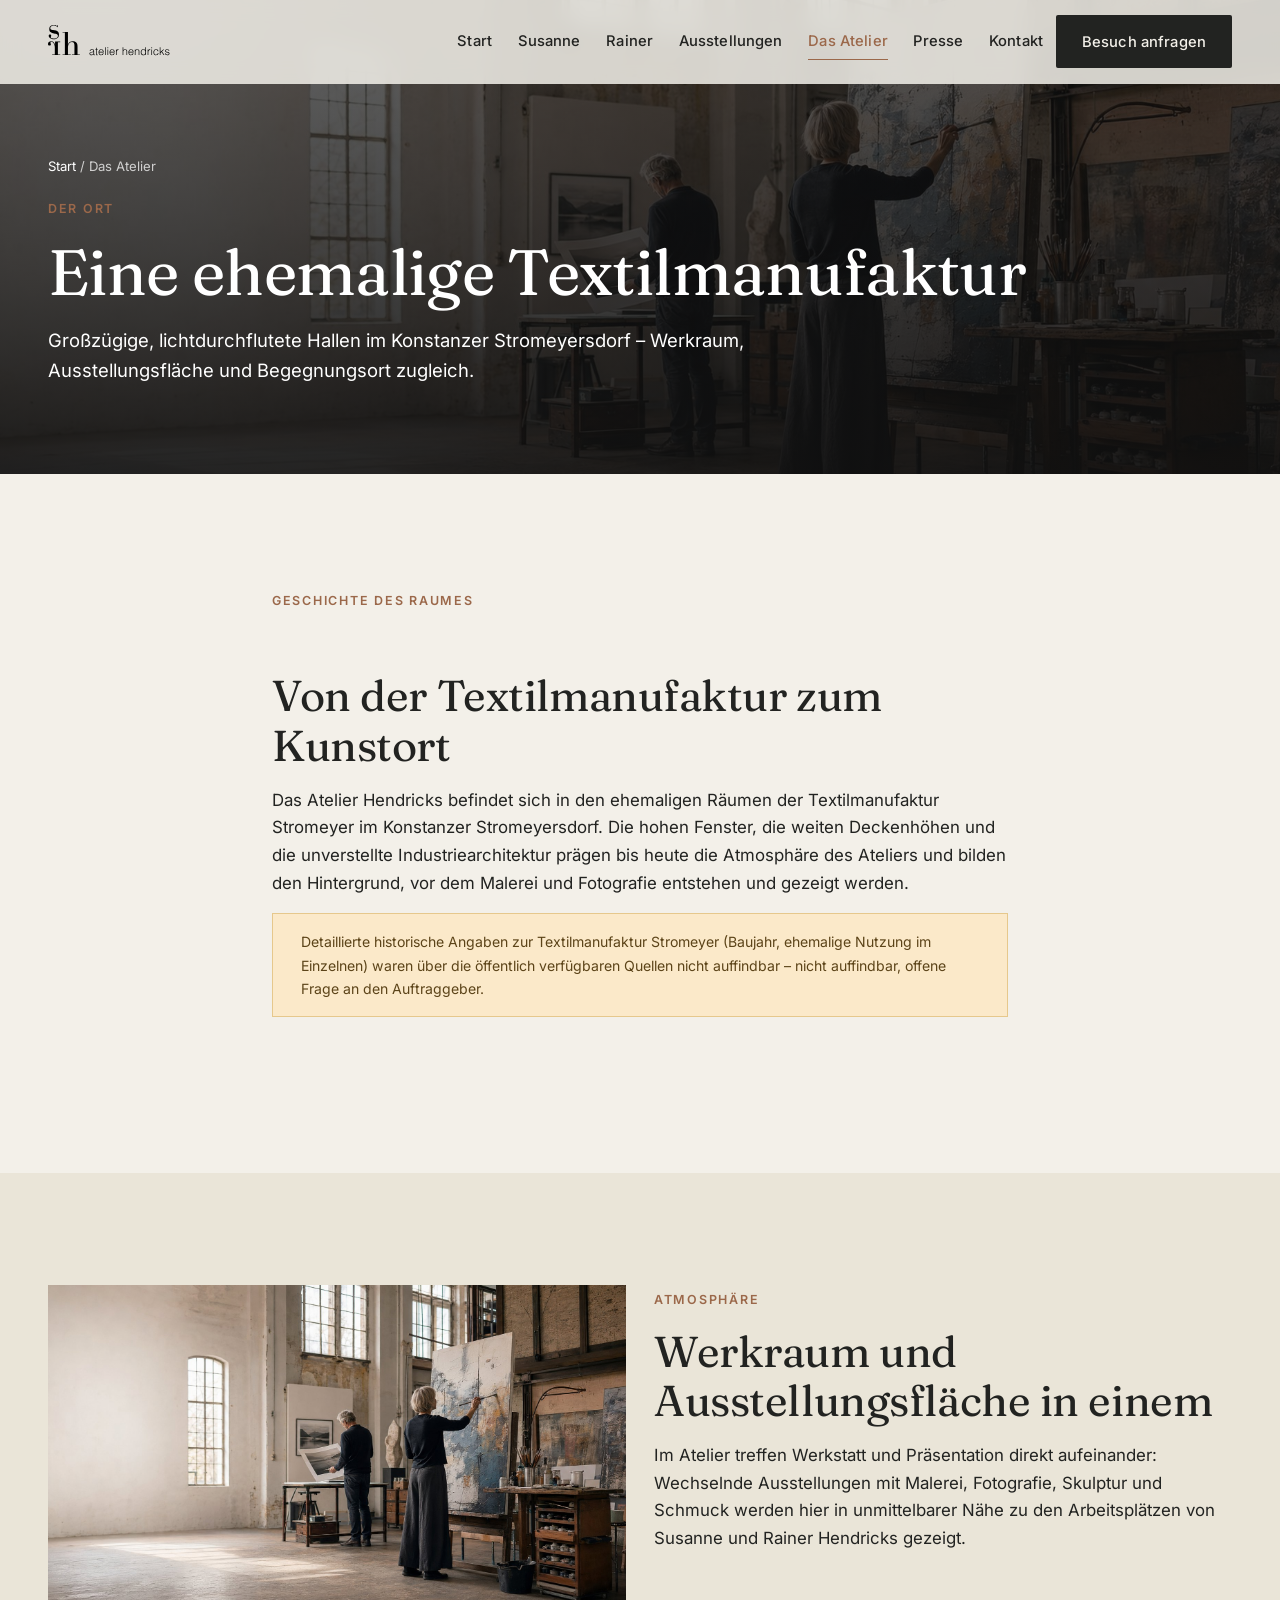
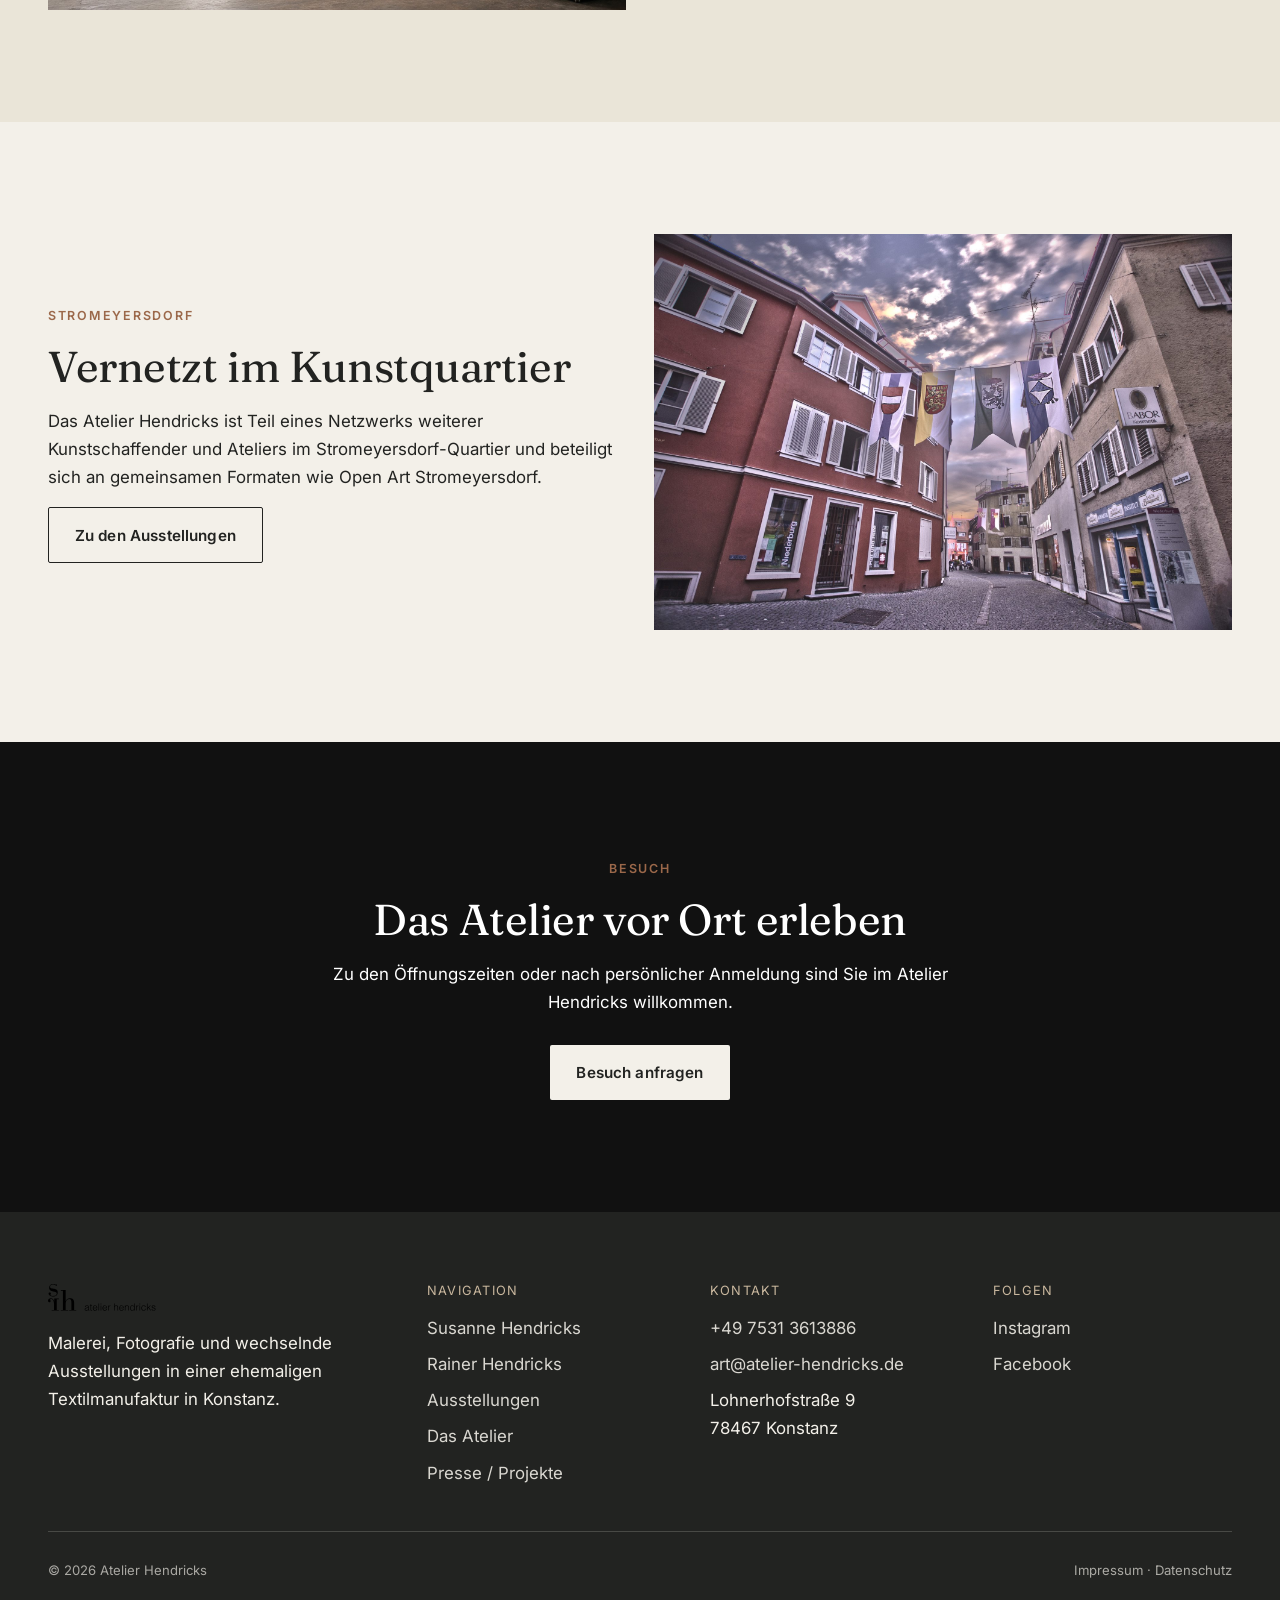
<file: atelier.html>
<!doctype html>
<html lang="de" class="no-js">
<head>
<meta charset="UTF-8">
<meta name="viewport" content="width=device-width, initial-scale=1">
<title>Das Atelier – Ehemalige Textilmanufaktur in Konstanz | Atelier Hendricks</title>
<meta name="description" content="Das Atelier Hendricks liegt in den ehemaligen Räumen der Textilmanufaktur Stromeyer in Konstanz – ein lichtdurchfluteter Ort für Malerei, Fotografie, Skulptur und Schmuck.">
<link rel="canonical" href="https://atelier-hendricks.aurora-innovations.de/atelier.html">
<meta property="og:type" content="website">
<meta property="og:title" content="Das Atelier – Atelier Hendricks">
<meta property="og:image" content="https://atelier-hendricks.aurora-innovations.de/assets/images/hero-atelier.jpg">
<meta name="theme-color" content="#222321">
<link rel="icon" href="assets/logo/atelier-hendricks_logo.svg" type="image/svg+xml">
<link rel="stylesheet" href="css/style.css">
</head>
<body>
<a class="skip-link" href="#main">Zum Inhalt springen</a>

<header class="site-header">
  <div class="container">
    <a class="brand" href="index.html" aria-label="Atelier Hendricks – Startseite">
      <img src="assets/logo/atelier-hendricks_logo.svg" alt="Atelier Hendricks">
    </a>
    <nav class="main-nav" id="main-nav" aria-label="Hauptnavigation">
      <ul>
        <li><a href="index.html">Start</a></li>
        <li><a href="susanne-hendricks.html">Susanne</a></li>
        <li><a href="rainer-hendricks.html">Rainer</a></li>
        <li><a href="ausstellungen.html">Ausstellungen</a></li>
        <li><a href="atelier.html" aria-current="page">Das Atelier</a></li>
        <li><a href="presse.html">Presse</a></li>
        <li><a href="besuch-kontakt.html">Kontakt</a></li>
      </ul>
      <a class="btn btn-primary nav-cta" href="besuch-kontakt.html#anfrage">Besuch anfragen</a>
    </nav>
    <button class="nav-toggle" aria-label="Menü öffnen" aria-expanded="false" aria-controls="main-nav"></button>
  </div>
</header>

<main id="main">
  <section class="page-hero with-image">
    <img src="assets/images/hero-atelier.jpg" alt="" loading="eager">
    <div class="container">
      <p class="breadcrumb" style="color: rgba(255,255,255,0.75);"><a href="index.html" style="color:#fff;">Start</a> / Das Atelier</p>
      <span class="eyebrow">Der Ort</span>
      <h1>Eine ehemalige Textilmanufaktur</h1>
      <p class="lead">Großzügige, lichtdurchflutete Hallen im Konstanzer Stromeyersdorf – Werkraum, Ausstellungsfläche und Begegnungsort zugleich.</p>
    </div>
  </section>

  <section aria-labelledby="geschichte-heading">
    <div class="container prose">
      <span class="eyebrow">Geschichte des Raumes</span>
      <h2 id="geschichte-heading">Von der Textilmanufaktur zum Kunstort</h2>
      <p>Das Atelier Hendricks befindet sich in den ehemaligen Räumen der Textilmanufaktur Stromeyer im Konstanzer Stromeyersdorf. Die hohen Fenster, die weiten Deckenhöhen und die unverstellte Industriearchitektur prägen bis heute die Atmosphäre des Ateliers und bilden den Hintergrund, vor dem Malerei und Fotografie entstehen und gezeigt werden.</p>
      <div class="legal-banner">Detaillierte historische Angaben zur Textilmanufaktur Stromeyer (Baujahr, ehemalige Nutzung im Einzelnen) waren über die öffentlich verfügbaren Quellen nicht auffindbar – nicht auffindbar, offene Frage an den Auftraggeber.</div>
    </div>
  </section>

  <section class="section-alt" aria-labelledby="raum-heading">
    <div class="container">
      <div class="split-grid">
        <div>
          <img src="assets/images/hero-atelier.jpg" alt="Blick in das lichtdurchflutete Atelier mit hohen Industriefenstern" loading="lazy" width="1672" height="941" style="width:100%; height:auto;">
        </div>
        <div>
          <span class="eyebrow">Atmosphäre</span>
          <h2 id="raum-heading">Werkraum und Ausstellungsfläche in einem</h2>
          <p>Im Atelier treffen Werkstatt und Präsentation direkt aufeinander: Wechselnde Ausstellungen mit Malerei, Fotografie, Skulptur und Schmuck werden hier in unmittelbarer Nähe zu den Arbeitsplätzen von Susanne und Rainer Hendricks gezeigt.</p>
        </div>
      </div>
    </div>
  </section>

  <section aria-labelledby="quartier-heading">
    <div class="container">
      <div class="split-grid" style="align-items:center;">
        <div>
          <span class="eyebrow">Stromeyersdorf</span>
          <h2 id="quartier-heading">Vernetzt im Kunstquartier</h2>
          <p>Das Atelier Hendricks ist Teil eines Netzwerks weiterer Kunstschaffender und Ateliers im Stromeyersdorf-Quartier und beteiligt sich an gemeinsamen Formaten wie Open Art Stromeyersdorf.</p>
          <a class="btn btn-secondary" href="ausstellungen.html">Zu den Ausstellungen</a>
        </div>
        <div>
          <img src="assets/images/konstanz-altstadt.jpg" alt="Blick auf die Konstanzer Altstadt am Bodensee" loading="lazy" width="1920" height="1314" style="width:100%; height:auto;">
        </div>
      </div>
    </div>
  </section>

  <section class="section-dark" aria-labelledby="besuch-heading">
    <div class="container" style="text-align:center;">
      <span class="eyebrow">Besuch</span>
      <h2 id="besuch-heading">Das Atelier vor Ort erleben</h2>
      <p style="max-width: 60ch; margin: 0 auto var(--space-3);">Zu den Öffnungszeiten oder nach persönlicher Anmeldung sind Sie im Atelier Hendricks willkommen.</p>
      <a class="btn btn-light" href="besuch-kontakt.html#anfrage">Besuch anfragen</a>
    </div>
  </section>
</main>

<footer class="site-footer">
  <div class="container">
    <div class="footer-grid">
      <div class="footer-brand">
        <img src="assets/logo/atelier-hendricks_logo.svg" alt="Atelier Hendricks">
        <p>Malerei, Fotografie und wechselnde Ausstellungen in einer ehemaligen Textilmanufaktur in Konstanz.</p>
      </div>
      <div>
        <h4>Navigation</h4>
        <ul>
          <li><a href="susanne-hendricks.html">Susanne Hendricks</a></li>
          <li><a href="rainer-hendricks.html">Rainer Hendricks</a></li>
          <li><a href="ausstellungen.html">Ausstellungen</a></li>
          <li><a href="atelier.html">Das Atelier</a></li>
          <li><a href="presse.html">Presse / Projekte</a></li>
        </ul>
      </div>
      <div>
        <h4>Kontakt</h4>
        <ul>
          <li><a href="tel:+497531 3613886">+49 7531 3613886</a></li>
          <li><a href="mailto:art@atelier-hendricks.de">art@atelier-hendricks.de</a></li>
          <li>Lohnerhofstraße 9<br>78467 Konstanz</li>
        </ul>
      </div>
      <div>
        <h4>Folgen</h4>
        <ul>
          <li><a href="https://www.instagram.com/atelier_hendricks/" target="_blank" rel="noopener">Instagram</a></li>
          <li><a href="https://www.facebook.com/AtelierHendricks/" target="_blank" rel="noopener">Facebook</a></li>
        </ul>
      </div>
    </div>
    <div class="footer-bottom">
      <span>© 2026 Atelier Hendricks</span>
      <span><a href="impressum.html">Impressum</a> · <a href="datenschutz.html">Datenschutz</a></span>
    </div>
  </div>
</footer>

<script src="js/main.js" defer></script>
</body>
</html>
</file>
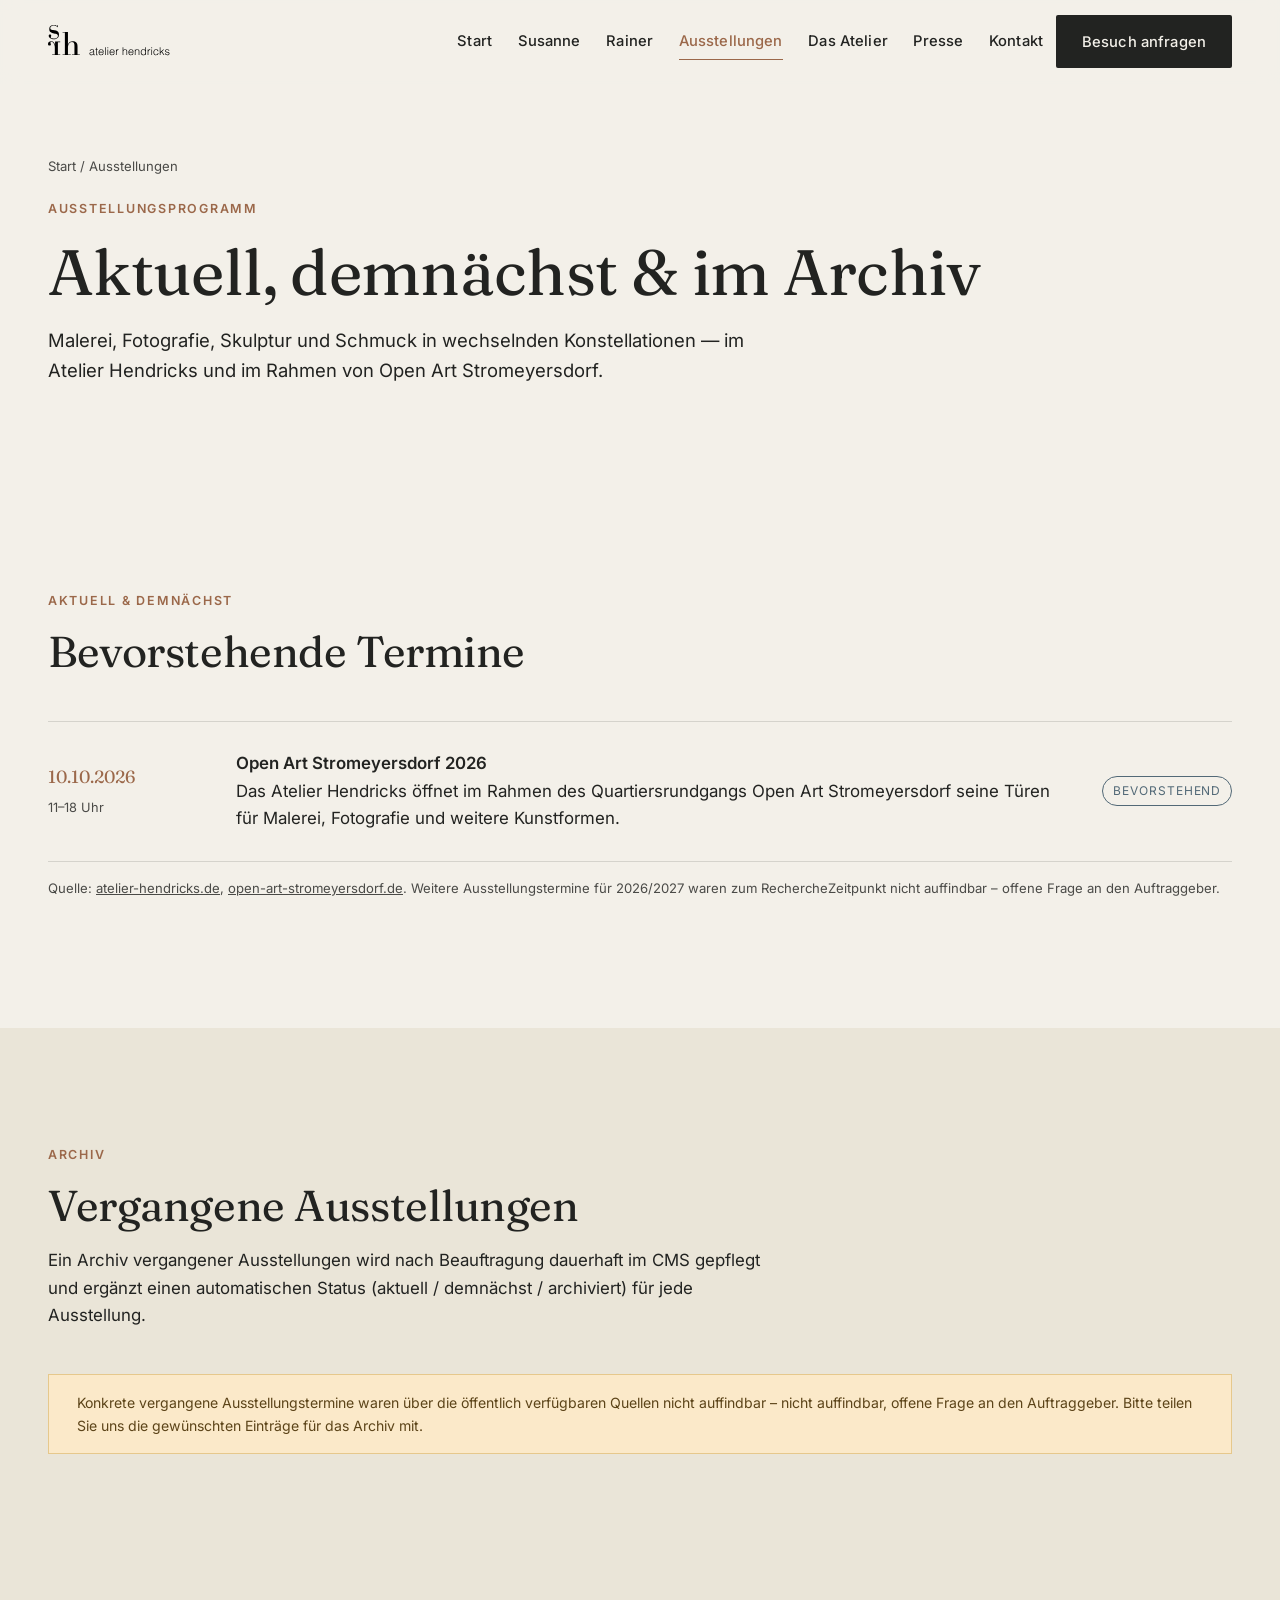
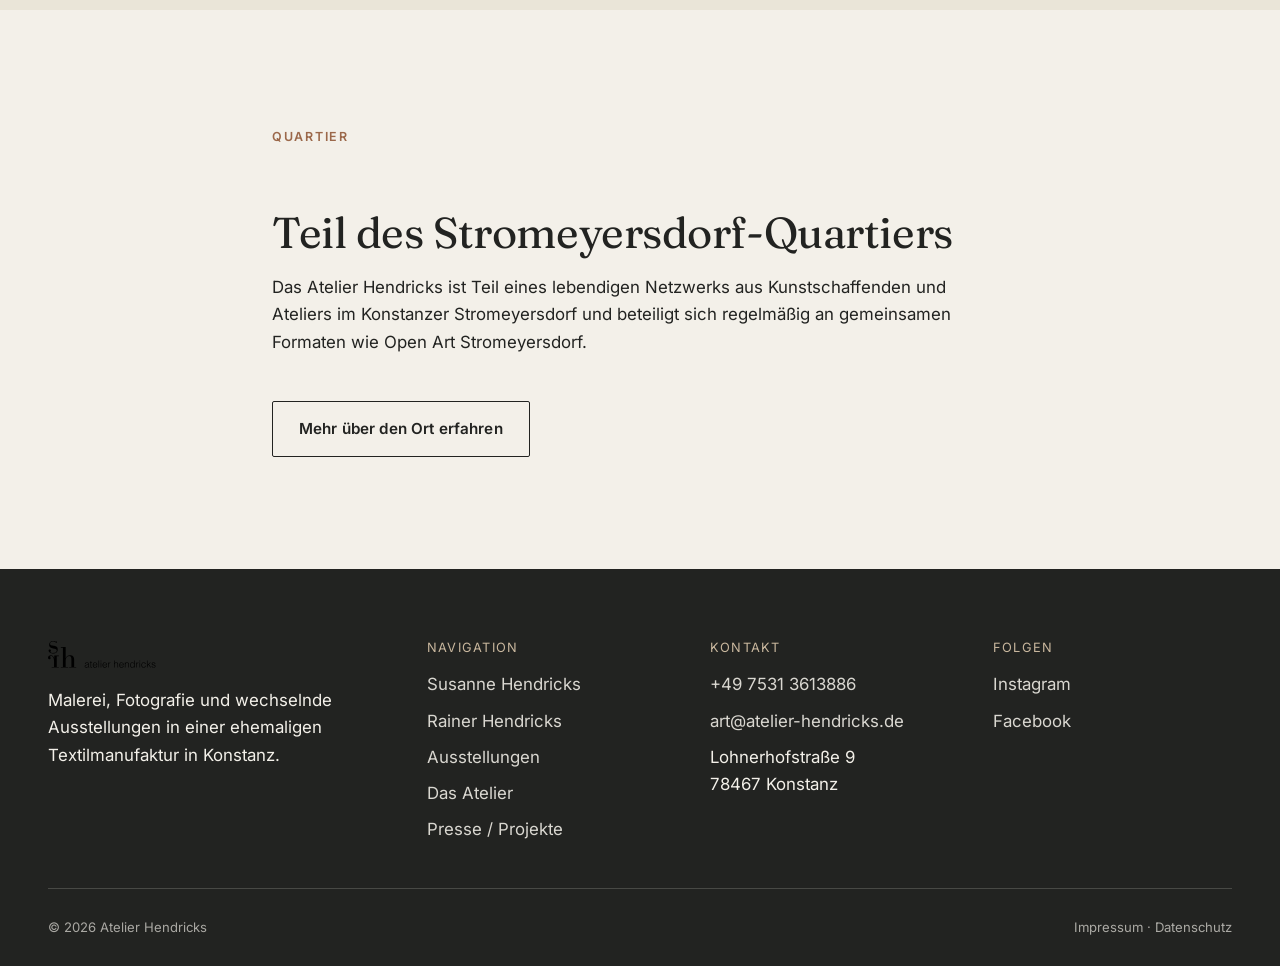
<file: ausstellungen.html>
<!doctype html>
<html lang="de" class="no-js">
<head>
<meta charset="UTF-8">
<meta name="viewport" content="width=device-width, initial-scale=1">
<title>Ausstellungen – Atelier Hendricks Konstanz</title>
<meta name="description" content="Aktuelle und vergangene Ausstellungen im Atelier Hendricks Konstanz, inklusive Open Art Stromeyersdorf 2026.">
<link rel="canonical" href="https://atelier-hendricks.aurora-innovations.de/ausstellungen.html">
<meta property="og:type" content="website">
<meta property="og:title" content="Ausstellungen – Atelier Hendricks">
<meta property="og:description" content="Aktuelle und vergangene Ausstellungen im Atelier Hendricks Konstanz.">
<meta name="theme-color" content="#222321">
<link rel="icon" href="assets/logo/atelier-hendricks_logo.svg" type="image/svg+xml">
<link rel="stylesheet" href="css/style.css">
<script type="application/ld+json">
{
  "@context": "https://schema.org",
  "@type": "Event",
  "name": "Open Art Stromeyersdorf 2026 im Atelier Hendricks",
  "startDate": "2026-10-10T11:00",
  "endDate": "2026-10-10T18:00",
  "eventAttendanceMode": "https://schema.org/OfflineEventAttendanceMode",
  "location": {
    "@type": "Place",
    "name": "Atelier Hendricks",
    "address": {
      "@type": "PostalAddress",
      "streetAddress": "Lohnerhofstraße 9",
      "postalCode": "78467",
      "addressLocality": "Konstanz",
      "addressCountry": "DE"
    }
  }
}
</script>
</head>
<body>
<a class="skip-link" href="#main">Zum Inhalt springen</a>

<header class="site-header">
  <div class="container">
    <a class="brand" href="index.html" aria-label="Atelier Hendricks – Startseite">
      <img src="assets/logo/atelier-hendricks_logo.svg" alt="Atelier Hendricks">
    </a>
    <nav class="main-nav" id="main-nav" aria-label="Hauptnavigation">
      <ul>
        <li><a href="index.html">Start</a></li>
        <li><a href="susanne-hendricks.html">Susanne</a></li>
        <li><a href="rainer-hendricks.html">Rainer</a></li>
        <li><a href="ausstellungen.html" aria-current="page">Ausstellungen</a></li>
        <li><a href="atelier.html">Das Atelier</a></li>
        <li><a href="presse.html">Presse</a></li>
        <li><a href="besuch-kontakt.html">Kontakt</a></li>
      </ul>
      <a class="btn btn-primary nav-cta" href="besuch-kontakt.html#anfrage">Besuch anfragen</a>
    </nav>
    <button class="nav-toggle" aria-label="Menü öffnen" aria-expanded="false" aria-controls="main-nav"></button>
  </div>
</header>

<main id="main">
  <section class="page-hero">
    <div class="container">
      <p class="breadcrumb"><a href="index.html">Start</a> / Ausstellungen</p>
      <span class="eyebrow">Ausstellungsprogramm</span>
      <h1>Aktuell, demnächst &amp; im Archiv</h1>
      <p class="lead">Malerei, Fotografie, Skulptur und Schmuck in wechselnden Konstellationen — im Atelier Hendricks und im Rahmen von Open Art Stromeyersdorf.</p>
    </div>
  </section>

  <section aria-labelledby="aktuell-heading">
    <div class="container">
      <div class="section-head">
        <span class="eyebrow">Aktuell &amp; demnächst</span>
        <h2 id="aktuell-heading">Bevorstehende Termine</h2>
      </div>
      <div class="exhibit-list">
        <div class="exhibit-item">
          <span class="exhibit-date">10.10.2026<br><small style="font-family: var(--font-body); font-size: 0.8rem; color: var(--c-ink-soft);">11–18 Uhr</small></span>
          <span>
            <strong>Open Art Stromeyersdorf 2026</strong><br>
            Das Atelier Hendricks öffnet im Rahmen des Quartiersrundgangs Open Art Stromeyersdorf seine Türen für Malerei, Fotografie und weitere Kunstformen.
          </span>
          <span class="exhibit-status status-upcoming">Bevorstehend</span>
        </div>
      </div>
      <p class="form-note" style="margin-top: var(--space-2);">Quelle: <a href="https://www.atelier-hendricks.de/" target="_blank" rel="noopener">atelier-hendricks.de</a>, <a href="https://www.open-art-stromeyersdorf.de/" target="_blank" rel="noopener">open-art-stromeyersdorf.de</a>. Weitere Ausstellungstermine für 2026/2027 waren zum RechercheZeitpunkt nicht auffindbar – offene Frage an den Auftraggeber.</p>
    </div>
  </section>

  <section class="section-alt" aria-labelledby="archiv-heading">
    <div class="container">
      <div class="section-head">
        <span class="eyebrow">Archiv</span>
        <h2 id="archiv-heading">Vergangene Ausstellungen</h2>
        <p>Ein Archiv vergangener Ausstellungen wird nach Beauftragung dauerhaft im CMS gepflegt und ergänzt einen automatischen Status (aktuell / demnächst / archiviert) für jede Ausstellung.</p>
      </div>
      <div class="legal-banner">Konkrete vergangene Ausstellungstermine waren über die öffentlich verfügbaren Quellen nicht auffindbar – nicht auffindbar, offene Frage an den Auftraggeber. Bitte teilen Sie uns die gewünschten Einträge für das Archiv mit.</div>
    </div>
  </section>

  <section aria-labelledby="beteiligung-heading">
    <div class="container prose">
      <span class="eyebrow">Quartier</span>
      <h2 id="beteiligung-heading">Teil des Stromeyersdorf-Quartiers</h2>
      <p>Das Atelier Hendricks ist Teil eines lebendigen Netzwerks aus Kunstschaffenden und Ateliers im Konstanzer Stromeyersdorf und beteiligt sich regelmäßig an gemeinsamen Formaten wie Open Art Stromeyersdorf.</p>
      <div class="section-foot" style="justify-content:flex-start;">
        <a class="btn btn-secondary" href="atelier.html">Mehr über den Ort erfahren</a>
      </div>
    </div>
  </section>
</main>

<footer class="site-footer">
  <div class="container">
    <div class="footer-grid">
      <div class="footer-brand">
        <img src="assets/logo/atelier-hendricks_logo.svg" alt="Atelier Hendricks">
        <p>Malerei, Fotografie und wechselnde Ausstellungen in einer ehemaligen Textilmanufaktur in Konstanz.</p>
      </div>
      <div>
        <h4>Navigation</h4>
        <ul>
          <li><a href="susanne-hendricks.html">Susanne Hendricks</a></li>
          <li><a href="rainer-hendricks.html">Rainer Hendricks</a></li>
          <li><a href="ausstellungen.html">Ausstellungen</a></li>
          <li><a href="atelier.html">Das Atelier</a></li>
          <li><a href="presse.html">Presse / Projekte</a></li>
        </ul>
      </div>
      <div>
        <h4>Kontakt</h4>
        <ul>
          <li><a href="tel:+497531 3613886">+49 7531 3613886</a></li>
          <li><a href="mailto:art@atelier-hendricks.de">art@atelier-hendricks.de</a></li>
          <li>Lohnerhofstraße 9<br>78467 Konstanz</li>
        </ul>
      </div>
      <div>
        <h4>Folgen</h4>
        <ul>
          <li><a href="https://www.instagram.com/atelier_hendricks/" target="_blank" rel="noopener">Instagram</a></li>
          <li><a href="https://www.facebook.com/AtelierHendricks/" target="_blank" rel="noopener">Facebook</a></li>
        </ul>
      </div>
    </div>
    <div class="footer-bottom">
      <span>© 2026 Atelier Hendricks</span>
      <span><a href="impressum.html">Impressum</a> · <a href="datenschutz.html">Datenschutz</a></span>
    </div>
  </div>
</footer>

<script src="js/main.js" defer></script>
</body>
</html>
</file>
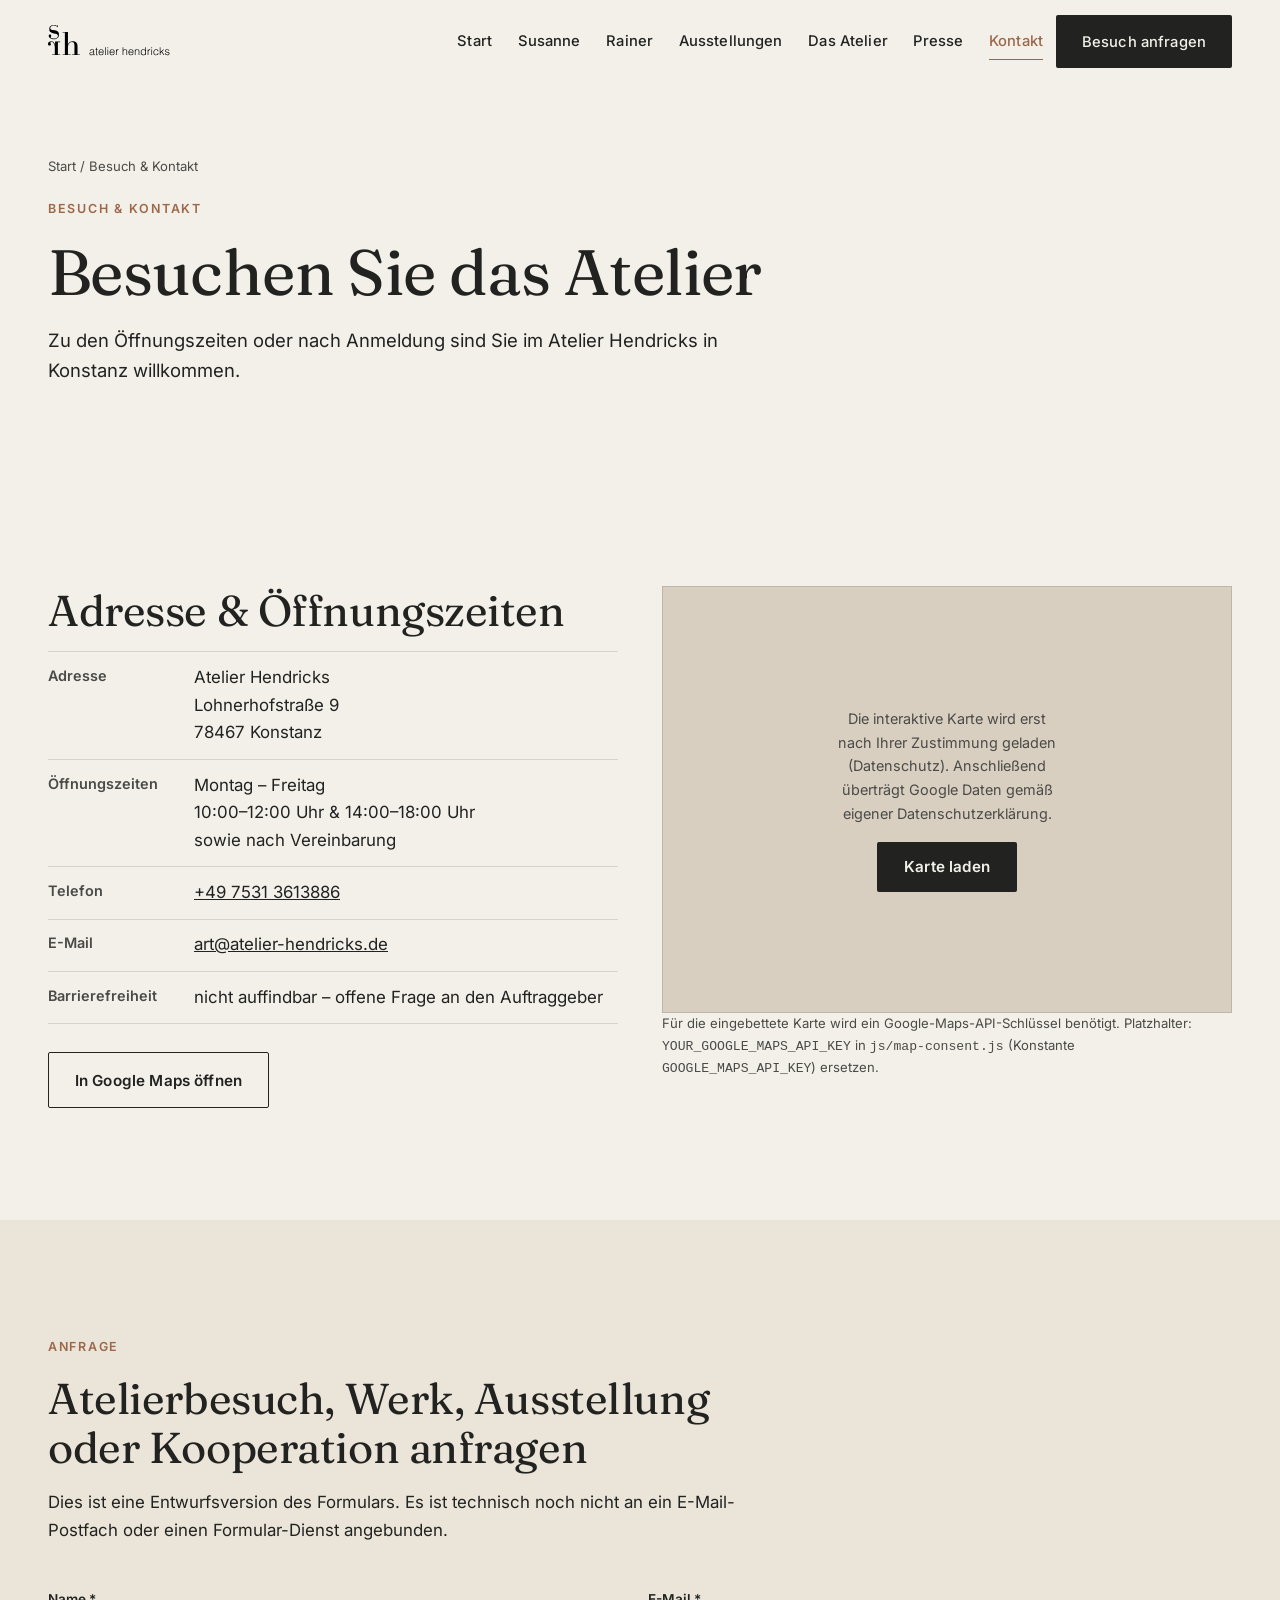
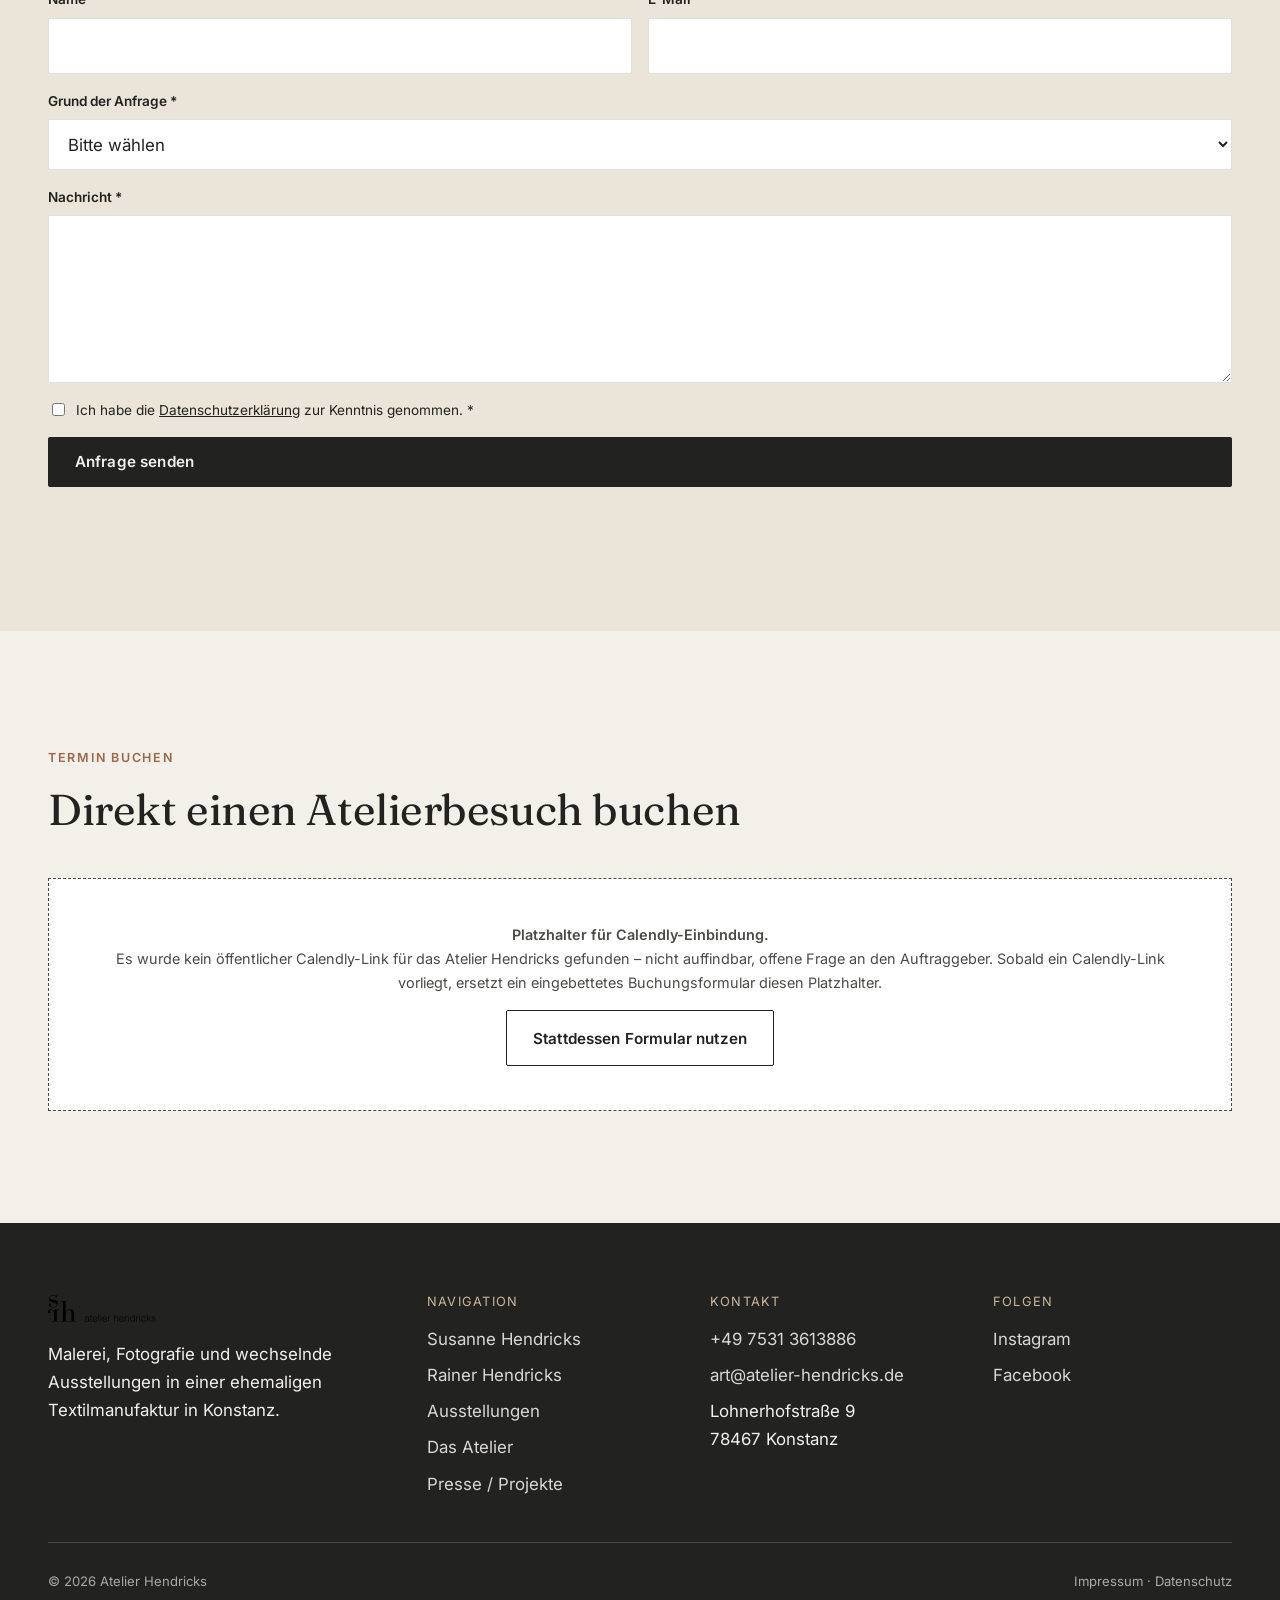
<file: besuch-kontakt.html>
<!doctype html>
<html lang="de" class="no-js">
<head>
<meta charset="UTF-8">
<meta name="viewport" content="width=device-width, initial-scale=1">
<title>Besuch &amp; Kontakt – Atelier Hendricks Konstanz</title>
<meta name="description" content="Adresse, Öffnungszeiten und Kontaktmöglichkeiten des Atelier Hendricks in Konstanz. Atelierbesuch, Werk- oder Ausstellungsanfrage direkt stellen.">
<link rel="canonical" href="https://atelier-hendricks.aurora-innovations.de/besuch-kontakt.html">
<meta property="og:type" content="website">
<meta property="og:title" content="Besuch &amp; Kontakt – Atelier Hendricks">
<meta name="theme-color" content="#222321">
<link rel="icon" href="assets/logo/atelier-hendricks_logo.svg" type="image/svg+xml">
<link rel="stylesheet" href="css/style.css">
</head>
<body>
<a class="skip-link" href="#main">Zum Inhalt springen</a>

<header class="site-header">
  <div class="container">
    <a class="brand" href="index.html" aria-label="Atelier Hendricks – Startseite">
      <img src="assets/logo/atelier-hendricks_logo.svg" alt="Atelier Hendricks">
    </a>
    <nav class="main-nav" id="main-nav" aria-label="Hauptnavigation">
      <ul>
        <li><a href="index.html">Start</a></li>
        <li><a href="susanne-hendricks.html">Susanne</a></li>
        <li><a href="rainer-hendricks.html">Rainer</a></li>
        <li><a href="ausstellungen.html">Ausstellungen</a></li>
        <li><a href="atelier.html">Das Atelier</a></li>
        <li><a href="presse.html">Presse</a></li>
        <li><a href="besuch-kontakt.html" aria-current="page">Kontakt</a></li>
      </ul>
      <a class="btn btn-primary nav-cta" href="#anfrage">Besuch anfragen</a>
    </nav>
    <button class="nav-toggle" aria-label="Menü öffnen" aria-expanded="false" aria-controls="main-nav"></button>
  </div>
</header>

<main id="main">
  <section class="page-hero">
    <div class="container">
      <p class="breadcrumb"><a href="index.html">Start</a> / Besuch &amp; Kontakt</p>
      <span class="eyebrow">Besuch &amp; Kontakt</span>
      <h1>Besuchen Sie das Atelier</h1>
      <p class="lead">Zu den Öffnungszeiten oder nach Anmeldung sind Sie im Atelier Hendricks in Konstanz willkommen.</p>
    </div>
  </section>

  <section aria-labelledby="fakten-heading">
    <div class="container contact-grid">
      <div>
        <h2 id="fakten-heading">Adresse &amp; Öffnungszeiten</h2>
        <ul class="fact-list">
          <li><span class="fact-label">Adresse</span><span>Atelier Hendricks<br>Lohnerhofstraße 9<br>78467 Konstanz</span></li>
          <li><span class="fact-label">Öffnungszeiten</span><span>Montag – Freitag<br>10:00–12:00 Uhr &amp; 14:00–18:00 Uhr<br>sowie nach Vereinbarung</span></li>
          <li><span class="fact-label">Telefon</span><span><a href="tel:+497531 3613886">+49 7531 3613886</a></span></li>
          <li><span class="fact-label">E-Mail</span><span><a href="mailto:art@atelier-hendricks.de">art@atelier-hendricks.de</a></span></li>
          <li><span class="fact-label">Barrierefreiheit</span><span>nicht auffindbar – offene Frage an den Auftraggeber</span></li>
        </ul>
        <a class="btn btn-secondary" href="https://www.google.com/maps/search/?api=1&query=Atelier+Hendricks+Lohnerhofstra%C3%9Fe+9+78467+Konstanz" target="_blank" rel="noopener">In Google Maps öffnen</a>
      </div>

      <div>
        <h2 class="visually-hidden">Anfahrt</h2>
        <div class="map-embed" id="map-embed">
          <div class="map-placeholder">
            <p>Die interaktive Karte wird erst nach Ihrer Zustimmung geladen (Datenschutz). Anschließend überträgt Google Daten gemäß eigener Datenschutzerklärung.</p>
            <button class="btn btn-primary" id="load-map-btn" type="button">Karte laden</button>
          </div>
        </div>
        <p class="form-note">Für die eingebettete Karte wird ein Google-Maps-API-Schlüssel benötigt. Platzhalter: <code>YOUR_GOOGLE_MAPS_API_KEY</code> in <code>js/map-consent.js</code> (Konstante <code>GOOGLE_MAPS_API_KEY</code>) ersetzen.</p>
      </div>
    </div>
  </section>

  <section class="section-alt" id="anfrage" aria-labelledby="anfrage-heading">
    <div class="container">
      <div class="section-head">
        <span class="eyebrow">Anfrage</span>
        <h2 id="anfrage-heading">Atelierbesuch, Werk, Ausstellung oder Kooperation anfragen</h2>
        <p>Dies ist eine Entwurfsversion des Formulars. Es ist technisch noch nicht an ein E-Mail-Postfach oder einen Formular-Dienst angebunden.</p>
      </div>
      <form class="contact-form" action="#" method="post">
        <div class="form-two">
          <div class="form-row">
            <label for="name">Name *</label>
            <input type="text" id="name" name="name" required autocomplete="name">
          </div>
          <div class="form-row">
            <label for="email">E-Mail *</label>
            <input type="email" id="email" name="email" required autocomplete="email">
          </div>
        </div>
        <div class="form-row">
          <label for="grund">Grund der Anfrage *</label>
          <select id="grund" name="grund" required>
            <option value="">Bitte wählen</option>
            <option value="atelierbesuch">Atelierbesuch</option>
            <option value="werk">Werk anfragen</option>
            <option value="ausstellung">Ausstellung</option>
            <option value="kooperation">Kooperation besprechen</option>
          </select>
        </div>
        <div class="form-row">
          <label for="nachricht">Nachricht *</label>
          <textarea id="nachricht" name="nachricht" rows="5" required></textarea>
        </div>
        <div class="form-row">
          <label style="display:flex; align-items:flex-start; gap:0.6em; font-weight:400;">
            <input type="checkbox" required style="margin-top:0.3em;">
            <span>Ich habe die <a href="datenschutz.html">Datenschutzerklärung</a> zur Kenntnis genommen. *</span>
          </label>
        </div>
        <button class="btn btn-primary" type="submit">Anfrage senden</button>
        <p class="form-status" role="status" tabindex="-1"></p>
      </form>
    </div>
  </section>

  <section aria-labelledby="calendly-heading">
    <div class="container">
      <div class="section-head">
        <span class="eyebrow">Termin buchen</span>
        <h2 id="calendly-heading">Direkt einen Atelierbesuch buchen</h2>
      </div>
      <div class="calendly-embed">
        <p><strong>Platzhalter für Calendly-Einbindung.</strong><br>Es wurde kein öffentlicher Calendly-Link für das Atelier Hendricks gefunden – nicht auffindbar, offene Frage an den Auftraggeber. Sobald ein Calendly-Link vorliegt, ersetzt ein eingebettetes Buchungsformular diesen Platzhalter.</p>
        <a class="btn btn-secondary" href="#anfrage">Stattdessen Formular nutzen</a>
      </div>
    </div>
  </section>
</main>

<footer class="site-footer">
  <div class="container">
    <div class="footer-grid">
      <div class="footer-brand">
        <img src="assets/logo/atelier-hendricks_logo.svg" alt="Atelier Hendricks">
        <p>Malerei, Fotografie und wechselnde Ausstellungen in einer ehemaligen Textilmanufaktur in Konstanz.</p>
      </div>
      <div>
        <h4>Navigation</h4>
        <ul>
          <li><a href="susanne-hendricks.html">Susanne Hendricks</a></li>
          <li><a href="rainer-hendricks.html">Rainer Hendricks</a></li>
          <li><a href="ausstellungen.html">Ausstellungen</a></li>
          <li><a href="atelier.html">Das Atelier</a></li>
          <li><a href="presse.html">Presse / Projekte</a></li>
        </ul>
      </div>
      <div>
        <h4>Kontakt</h4>
        <ul>
          <li><a href="tel:+497531 3613886">+49 7531 3613886</a></li>
          <li><a href="mailto:art@atelier-hendricks.de">art@atelier-hendricks.de</a></li>
          <li>Lohnerhofstraße 9<br>78467 Konstanz</li>
        </ul>
      </div>
      <div>
        <h4>Folgen</h4>
        <ul>
          <li><a href="https://www.instagram.com/atelier_hendricks/" target="_blank" rel="noopener">Instagram</a></li>
          <li><a href="https://www.facebook.com/AtelierHendricks/" target="_blank" rel="noopener">Facebook</a></li>
        </ul>
      </div>
    </div>
    <div class="footer-bottom">
      <span>© 2026 Atelier Hendricks</span>
      <span><a href="impressum.html">Impressum</a> · <a href="datenschutz.html">Datenschutz</a></span>
    </div>
  </div>
</footer>

<script src="js/main.js" defer></script>
<script src="js/map-consent.js" defer></script>
</body>
</html>
</file>
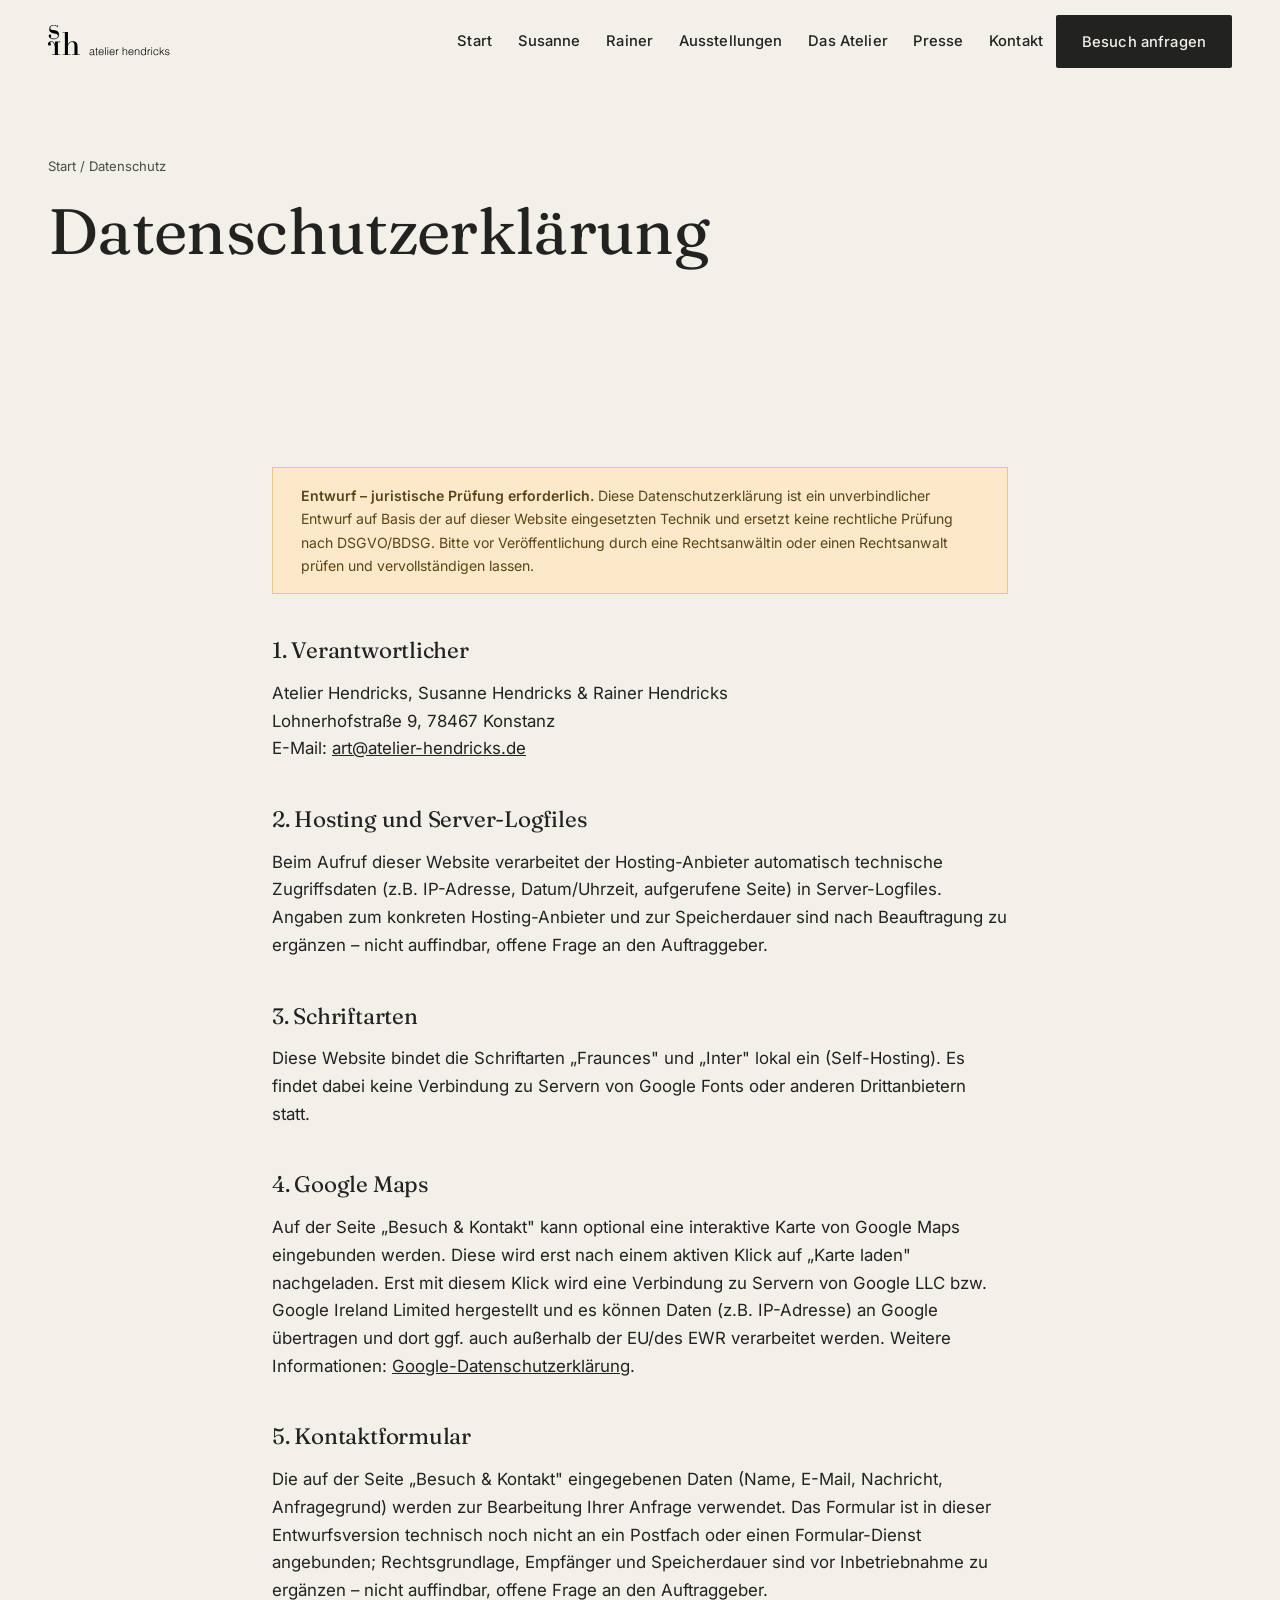
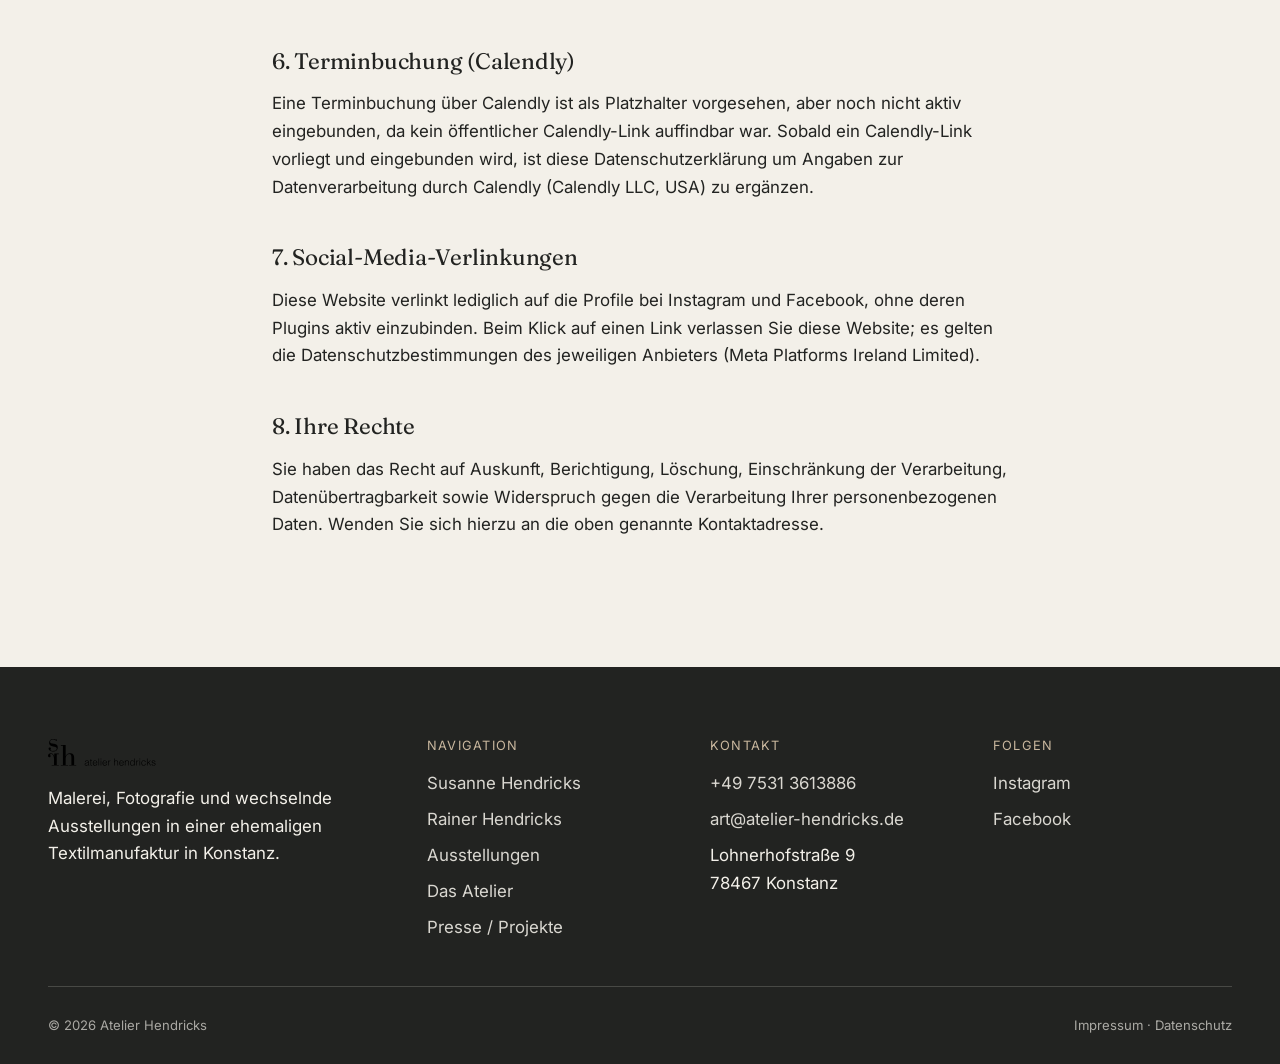
<file: datenschutz.html>
<!doctype html>
<html lang="de" class="no-js">
<head>
<meta charset="UTF-8">
<meta name="viewport" content="width=device-width, initial-scale=1">
<title>Datenschutzerklärung – Atelier Hendricks</title>
<meta name="description" content="Datenschutzerklärung des Atelier Hendricks, Konstanz.">
<meta name="robots" content="noindex">
<link rel="canonical" href="https://atelier-hendricks.aurora-innovations.de/datenschutz.html">
<meta name="theme-color" content="#222321">
<link rel="icon" href="assets/logo/atelier-hendricks_logo.svg" type="image/svg+xml">
<link rel="stylesheet" href="css/style.css">
<!-- ENTWURF – JURISTISCHE PRÜFUNG ERFORDERLICH: Diese Datenschutzerklärung ist ein unverbindlicher Platzhalter und wurde nicht von einer Rechtsanwältin/einem Rechtsanwalt geprüft. -->
</head>
<body>
<a class="skip-link" href="#main">Zum Inhalt springen</a>

<header class="site-header">
  <div class="container">
    <a class="brand" href="index.html" aria-label="Atelier Hendricks – Startseite">
      <img src="assets/logo/atelier-hendricks_logo.svg" alt="Atelier Hendricks">
    </a>
    <nav class="main-nav" id="main-nav" aria-label="Hauptnavigation">
      <ul>
        <li><a href="index.html">Start</a></li>
        <li><a href="susanne-hendricks.html">Susanne</a></li>
        <li><a href="rainer-hendricks.html">Rainer</a></li>
        <li><a href="ausstellungen.html">Ausstellungen</a></li>
        <li><a href="atelier.html">Das Atelier</a></li>
        <li><a href="presse.html">Presse</a></li>
        <li><a href="besuch-kontakt.html">Kontakt</a></li>
      </ul>
      <a class="btn btn-primary nav-cta" href="besuch-kontakt.html#anfrage">Besuch anfragen</a>
    </nav>
    <button class="nav-toggle" aria-label="Menü öffnen" aria-expanded="false" aria-controls="main-nav"></button>
  </div>
</header>

<main id="main">
  <section class="page-hero legal-page">
    <div class="container">
      <p class="breadcrumb"><a href="index.html">Start</a> / Datenschutz</p>
      <h1>Datenschutzerklärung</h1>
    </div>
  </section>

  <section class="legal-page">
    <div class="container prose">
      <div class="legal-banner"><strong>Entwurf – juristische Prüfung erforderlich.</strong> Diese Datenschutzerklärung ist ein unverbindlicher Entwurf auf Basis der auf dieser Website eingesetzten Technik und ersetzt keine rechtliche Prüfung nach DSGVO/BDSG. Bitte vor Veröffentlichung durch eine Rechtsanwältin oder einen Rechtsanwalt prüfen und vervollständigen lassen.</div>

      <h2>1. Verantwortlicher</h2>
      <p>
        Atelier Hendricks, Susanne Hendricks &amp; Rainer Hendricks<br>
        Lohnerhofstraße 9, 78467 Konstanz<br>
        E-Mail: <a href="mailto:art@atelier-hendricks.de">art@atelier-hendricks.de</a>
      </p>

      <h2>2. Hosting und Server-Logfiles</h2>
      <p>Beim Aufruf dieser Website verarbeitet der Hosting-Anbieter automatisch technische Zugriffsdaten (z.B. IP-Adresse, Datum/Uhrzeit, aufgerufene Seite) in Server-Logfiles. Angaben zum konkreten Hosting-Anbieter und zur Speicherdauer sind nach Beauftragung zu ergänzen – nicht auffindbar, offene Frage an den Auftraggeber.</p>

      <h2>3. Schriftarten</h2>
      <p>Diese Website bindet die Schriftarten „Fraunces" und „Inter" lokal ein (Self-Hosting). Es findet dabei keine Verbindung zu Servern von Google Fonts oder anderen Drittanbietern statt.</p>

      <h2>4. Google Maps</h2>
      <p>Auf der Seite „Besuch &amp; Kontakt" kann optional eine interaktive Karte von Google Maps eingebunden werden. Diese wird erst nach einem aktiven Klick auf „Karte laden" nachgeladen. Erst mit diesem Klick wird eine Verbindung zu Servern von Google LLC bzw. Google Ireland Limited hergestellt und es können Daten (z.B. IP-Adresse) an Google übertragen und dort ggf. auch außerhalb der EU/des EWR verarbeitet werden. Weitere Informationen: <a href="https://policies.google.com/privacy" target="_blank" rel="noopener">Google-Datenschutzerklärung</a>.</p>

      <h2>5. Kontaktformular</h2>
      <p>Die auf der Seite „Besuch &amp; Kontakt" eingegebenen Daten (Name, E-Mail, Nachricht, Anfragegrund) werden zur Bearbeitung Ihrer Anfrage verwendet. Das Formular ist in dieser Entwurfsversion technisch noch nicht an ein Postfach oder einen Formular-Dienst angebunden; Rechtsgrundlage, Empfänger und Speicherdauer sind vor Inbetriebnahme zu ergänzen – nicht auffindbar, offene Frage an den Auftraggeber.</p>

      <h2>6. Terminbuchung (Calendly)</h2>
      <p>Eine Terminbuchung über Calendly ist als Platzhalter vorgesehen, aber noch nicht aktiv eingebunden, da kein öffentlicher Calendly-Link auffindbar war. Sobald ein Calendly-Link vorliegt und eingebunden wird, ist diese Datenschutzerklärung um Angaben zur Datenverarbeitung durch Calendly (Calendly LLC, USA) zu ergänzen.</p>

      <h2>7. Social-Media-Verlinkungen</h2>
      <p>Diese Website verlinkt lediglich auf die Profile bei Instagram und Facebook, ohne deren Plugins aktiv einzubinden. Beim Klick auf einen Link verlassen Sie diese Website; es gelten die Datenschutzbestimmungen des jeweiligen Anbieters (Meta Platforms Ireland Limited).</p>

      <h2>8. Ihre Rechte</h2>
      <p>Sie haben das Recht auf Auskunft, Berichtigung, Löschung, Einschränkung der Verarbeitung, Datenübertragbarkeit sowie Widerspruch gegen die Verarbeitung Ihrer personenbezogenen Daten. Wenden Sie sich hierzu an die oben genannte Kontaktadresse.</p>
    </div>
  </section>
</main>

<footer class="site-footer">
  <div class="container">
    <div class="footer-grid">
      <div class="footer-brand">
        <img src="assets/logo/atelier-hendricks_logo.svg" alt="Atelier Hendricks">
        <p>Malerei, Fotografie und wechselnde Ausstellungen in einer ehemaligen Textilmanufaktur in Konstanz.</p>
      </div>
      <div>
        <h4>Navigation</h4>
        <ul>
          <li><a href="susanne-hendricks.html">Susanne Hendricks</a></li>
          <li><a href="rainer-hendricks.html">Rainer Hendricks</a></li>
          <li><a href="ausstellungen.html">Ausstellungen</a></li>
          <li><a href="atelier.html">Das Atelier</a></li>
          <li><a href="presse.html">Presse / Projekte</a></li>
        </ul>
      </div>
      <div>
        <h4>Kontakt</h4>
        <ul>
          <li><a href="tel:+497531 3613886">+49 7531 3613886</a></li>
          <li><a href="mailto:art@atelier-hendricks.de">art@atelier-hendricks.de</a></li>
          <li>Lohnerhofstraße 9<br>78467 Konstanz</li>
        </ul>
      </div>
      <div>
        <h4>Folgen</h4>
        <ul>
          <li><a href="https://www.instagram.com/atelier_hendricks/" target="_blank" rel="noopener">Instagram</a></li>
          <li><a href="https://www.facebook.com/AtelierHendricks/" target="_blank" rel="noopener">Facebook</a></li>
        </ul>
      </div>
    </div>
    <div class="footer-bottom">
      <span>© 2026 Atelier Hendricks</span>
      <span><a href="impressum.html">Impressum</a> · <a href="datenschutz.html">Datenschutz</a></span>
    </div>
  </div>
</footer>

<script src="js/main.js" defer></script>
</body>
</html>
</file>
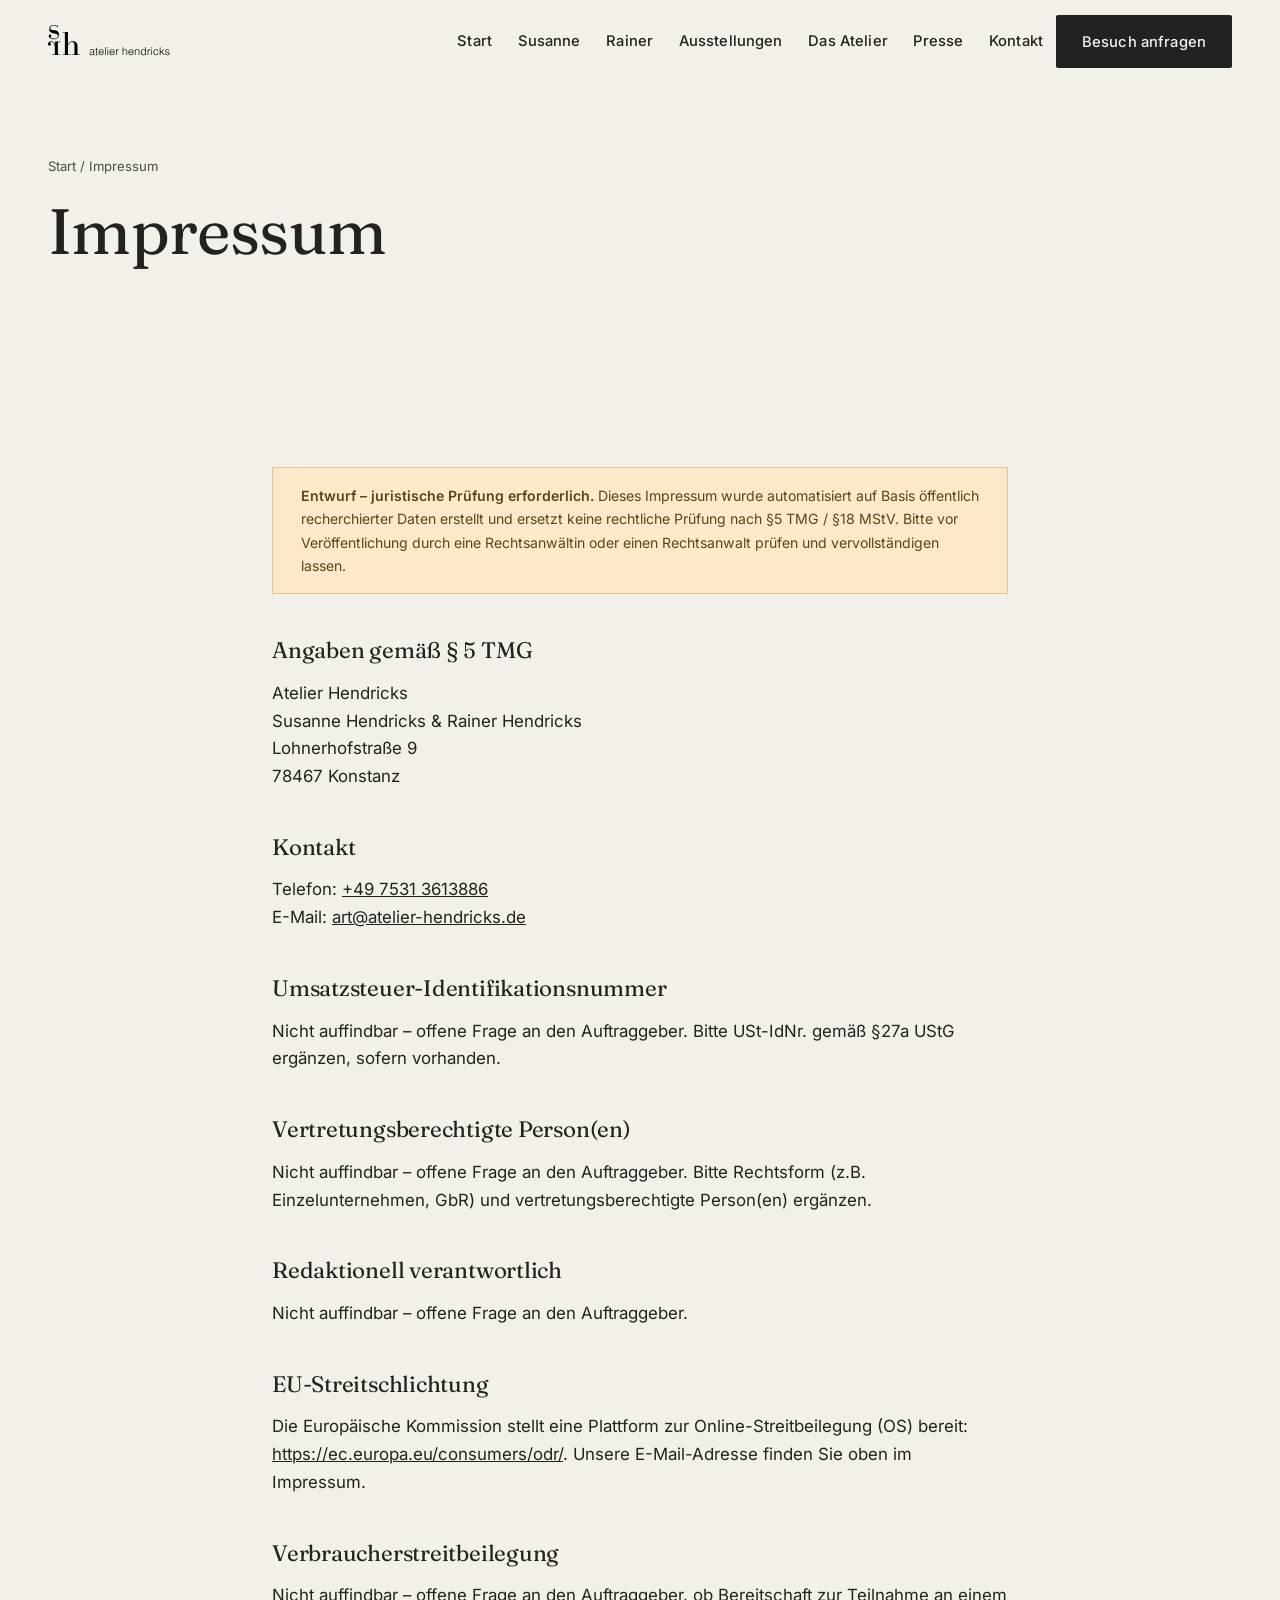
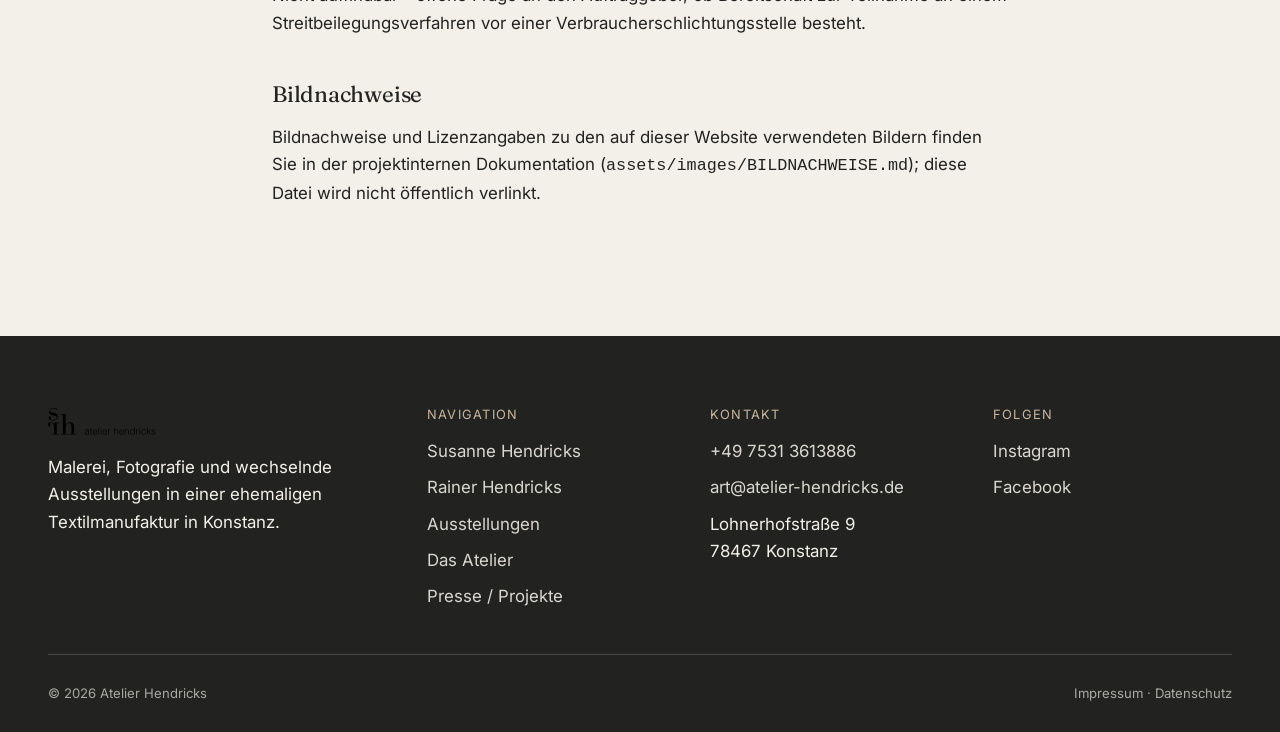
<file: impressum.html>
<!doctype html>
<html lang="de" class="no-js">
<head>
<meta charset="UTF-8">
<meta name="viewport" content="width=device-width, initial-scale=1">
<title>Impressum – Atelier Hendricks</title>
<meta name="description" content="Impressum des Atelier Hendricks, Konstanz.">
<meta name="robots" content="noindex">
<link rel="canonical" href="https://atelier-hendricks.aurora-innovations.de/impressum.html">
<meta name="theme-color" content="#222321">
<link rel="icon" href="assets/logo/atelier-hendricks_logo.svg" type="image/svg+xml">
<link rel="stylesheet" href="css/style.css">
<!-- ENTWURF – JURISTISCHE PRÜFUNG ERFORDERLICH: Dieses Impressum ist ein unverbindlicher Platzhalter und wurde nicht von einer Rechtsanwältin/einem Rechtsanwalt geprüft. -->
</head>
<body>
<a class="skip-link" href="#main">Zum Inhalt springen</a>

<header class="site-header">
  <div class="container">
    <a class="brand" href="index.html" aria-label="Atelier Hendricks – Startseite">
      <img src="assets/logo/atelier-hendricks_logo.svg" alt="Atelier Hendricks">
    </a>
    <nav class="main-nav" id="main-nav" aria-label="Hauptnavigation">
      <ul>
        <li><a href="index.html">Start</a></li>
        <li><a href="susanne-hendricks.html">Susanne</a></li>
        <li><a href="rainer-hendricks.html">Rainer</a></li>
        <li><a href="ausstellungen.html">Ausstellungen</a></li>
        <li><a href="atelier.html">Das Atelier</a></li>
        <li><a href="presse.html">Presse</a></li>
        <li><a href="besuch-kontakt.html">Kontakt</a></li>
      </ul>
      <a class="btn btn-primary nav-cta" href="besuch-kontakt.html#anfrage">Besuch anfragen</a>
    </nav>
    <button class="nav-toggle" aria-label="Menü öffnen" aria-expanded="false" aria-controls="main-nav"></button>
  </div>
</header>

<main id="main">
  <section class="page-hero legal-page">
    <div class="container">
      <p class="breadcrumb"><a href="index.html">Start</a> / Impressum</p>
      <h1>Impressum</h1>
    </div>
  </section>

  <section class="legal-page">
    <div class="container prose">
      <div class="legal-banner"><strong>Entwurf – juristische Prüfung erforderlich.</strong> Dieses Impressum wurde automatisiert auf Basis öffentlich recherchierter Daten erstellt und ersetzt keine rechtliche Prüfung nach §5 TMG / §18 MStV. Bitte vor Veröffentlichung durch eine Rechtsanwältin oder einen Rechtsanwalt prüfen und vervollständigen lassen.</div>

      <h2>Angaben gemäß § 5 TMG</h2>
      <p>
        Atelier Hendricks<br>
        Susanne Hendricks &amp; Rainer Hendricks<br>
        Lohnerhofstraße 9<br>
        78467 Konstanz
      </p>

      <h2>Kontakt</h2>
      <p>
        Telefon: <a href="tel:+497531 3613886">+49 7531 3613886</a><br>
        E-Mail: <a href="mailto:art@atelier-hendricks.de">art@atelier-hendricks.de</a>
      </p>

      <h2>Umsatzsteuer-Identifikationsnummer</h2>
      <p>Nicht auffindbar – offene Frage an den Auftraggeber. Bitte USt-IdNr. gemäß §27a UStG ergänzen, sofern vorhanden.</p>

      <h2>Vertretungsberechtigte Person(en)</h2>
      <p>Nicht auffindbar – offene Frage an den Auftraggeber. Bitte Rechtsform (z.B. Einzelunternehmen, GbR) und vertretungsberechtigte Person(en) ergänzen.</p>

      <h2>Redaktionell verantwortlich</h2>
      <p>Nicht auffindbar – offene Frage an den Auftraggeber.</p>

      <h2>EU-Streitschlichtung</h2>
      <p>Die Europäische Kommission stellt eine Plattform zur Online-Streitbeilegung (OS) bereit: <a href="https://ec.europa.eu/consumers/odr/" target="_blank" rel="noopener">https://ec.europa.eu/consumers/odr/</a>. Unsere E-Mail-Adresse finden Sie oben im Impressum.</p>

      <h2>Verbraucherstreitbeilegung</h2>
      <p>Nicht auffindbar – offene Frage an den Auftraggeber, ob Bereitschaft zur Teilnahme an einem Streitbeilegungsverfahren vor einer Verbraucherschlichtungsstelle besteht.</p>

      <h2>Bildnachweise</h2>
      <p>Bildnachweise und Lizenzangaben zu den auf dieser Website verwendeten Bildern finden Sie in der projektinternen Dokumentation (<code>assets/images/BILDNACHWEISE.md</code>); diese Datei wird nicht öffentlich verlinkt.</p>
    </div>
  </section>
</main>

<footer class="site-footer">
  <div class="container">
    <div class="footer-grid">
      <div class="footer-brand">
        <img src="assets/logo/atelier-hendricks_logo.svg" alt="Atelier Hendricks">
        <p>Malerei, Fotografie und wechselnde Ausstellungen in einer ehemaligen Textilmanufaktur in Konstanz.</p>
      </div>
      <div>
        <h4>Navigation</h4>
        <ul>
          <li><a href="susanne-hendricks.html">Susanne Hendricks</a></li>
          <li><a href="rainer-hendricks.html">Rainer Hendricks</a></li>
          <li><a href="ausstellungen.html">Ausstellungen</a></li>
          <li><a href="atelier.html">Das Atelier</a></li>
          <li><a href="presse.html">Presse / Projekte</a></li>
        </ul>
      </div>
      <div>
        <h4>Kontakt</h4>
        <ul>
          <li><a href="tel:+497531 3613886">+49 7531 3613886</a></li>
          <li><a href="mailto:art@atelier-hendricks.de">art@atelier-hendricks.de</a></li>
          <li>Lohnerhofstraße 9<br>78467 Konstanz</li>
        </ul>
      </div>
      <div>
        <h4>Folgen</h4>
        <ul>
          <li><a href="https://www.instagram.com/atelier_hendricks/" target="_blank" rel="noopener">Instagram</a></li>
          <li><a href="https://www.facebook.com/AtelierHendricks/" target="_blank" rel="noopener">Facebook</a></li>
        </ul>
      </div>
    </div>
    <div class="footer-bottom">
      <span>© 2026 Atelier Hendricks</span>
      <span><a href="impressum.html">Impressum</a> · <a href="datenschutz.html">Datenschutz</a></span>
    </div>
  </div>
</footer>

<script src="js/main.js" defer></script>
</body>
</html>
</file>
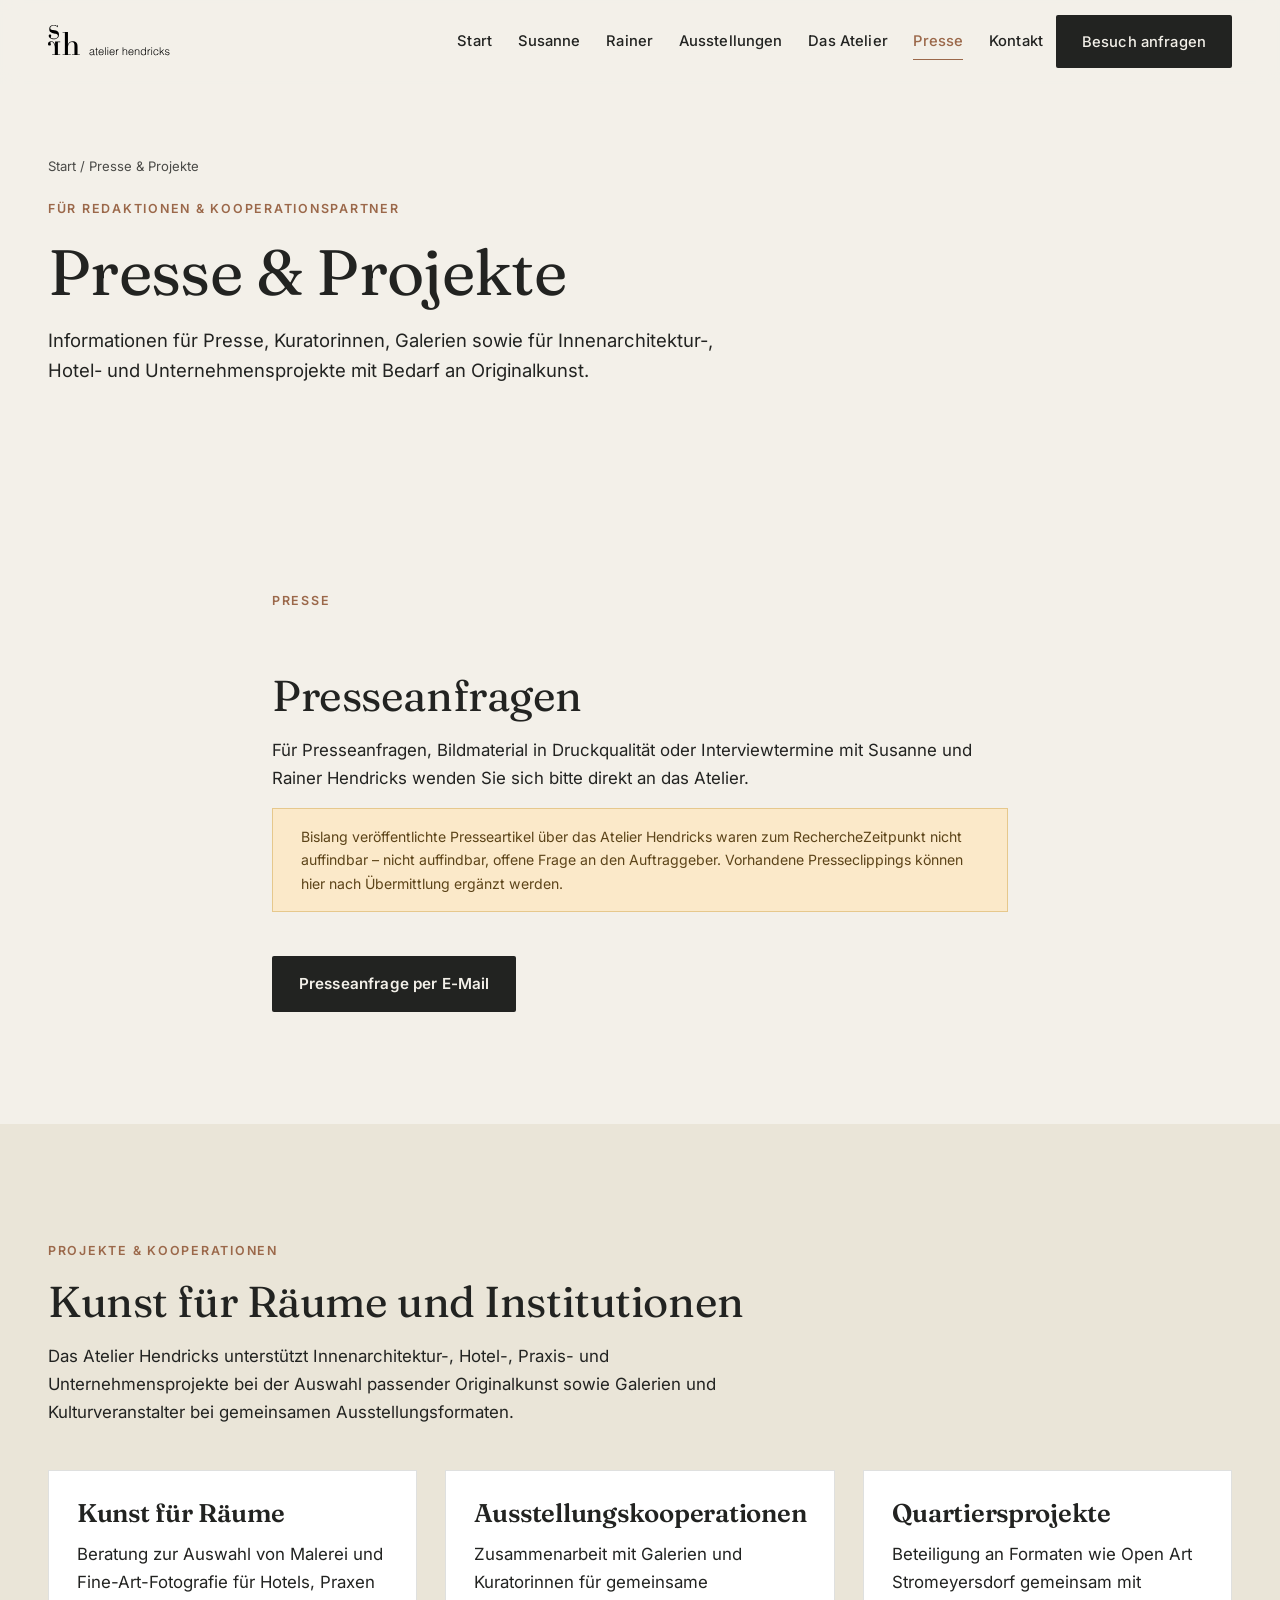
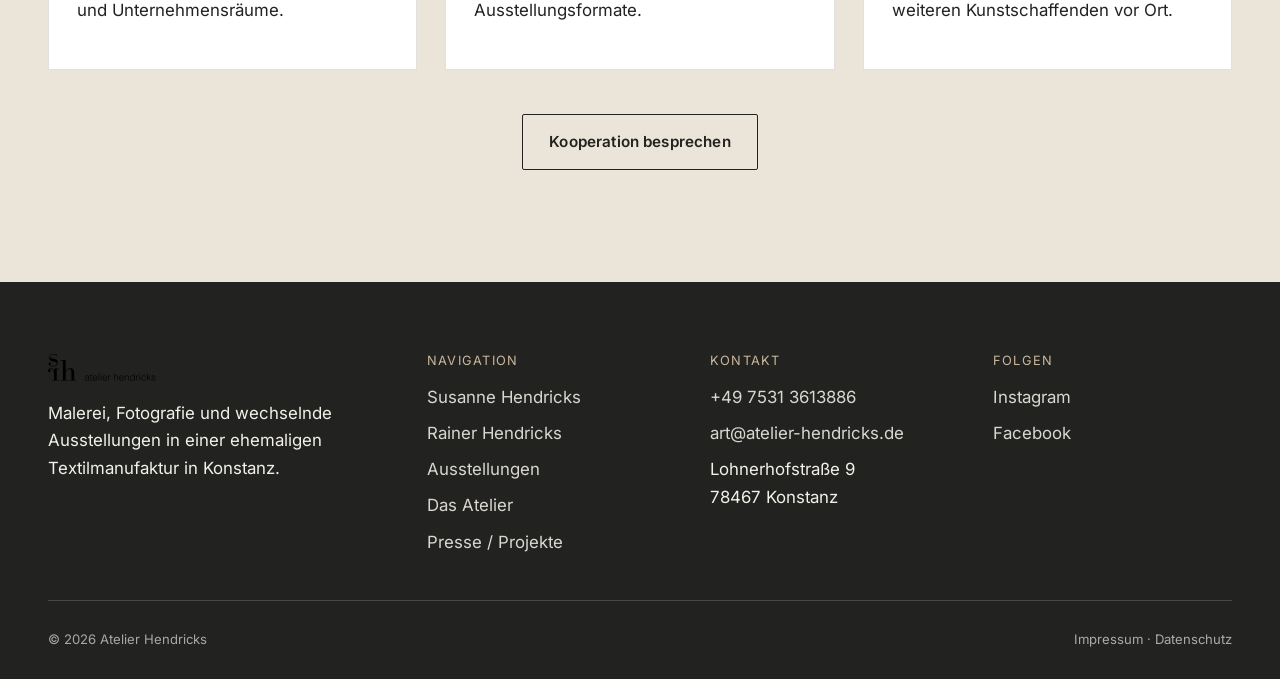
<file: presse.html>
<!doctype html>
<html lang="de" class="no-js">
<head>
<meta charset="UTF-8">
<meta name="viewport" content="width=device-width, initial-scale=1">
<title>Presse &amp; Projekte – Atelier Hendricks Konstanz</title>
<meta name="description" content="Presseinformationen und Projekte des Atelier Hendricks in Konstanz für Redaktionen, Kuratorinnen und Kooperationspartner.">
<link rel="canonical" href="https://atelier-hendricks.aurora-innovations.de/presse.html">
<meta property="og:type" content="website">
<meta property="og:title" content="Presse &amp; Projekte – Atelier Hendricks">
<meta name="theme-color" content="#222321">
<link rel="icon" href="assets/logo/atelier-hendricks_logo.svg" type="image/svg+xml">
<link rel="stylesheet" href="css/style.css">
</head>
<body>
<a class="skip-link" href="#main">Zum Inhalt springen</a>

<header class="site-header">
  <div class="container">
    <a class="brand" href="index.html" aria-label="Atelier Hendricks – Startseite">
      <img src="assets/logo/atelier-hendricks_logo.svg" alt="Atelier Hendricks">
    </a>
    <nav class="main-nav" id="main-nav" aria-label="Hauptnavigation">
      <ul>
        <li><a href="index.html">Start</a></li>
        <li><a href="susanne-hendricks.html">Susanne</a></li>
        <li><a href="rainer-hendricks.html">Rainer</a></li>
        <li><a href="ausstellungen.html">Ausstellungen</a></li>
        <li><a href="atelier.html">Das Atelier</a></li>
        <li><a href="presse.html" aria-current="page">Presse</a></li>
        <li><a href="besuch-kontakt.html">Kontakt</a></li>
      </ul>
      <a class="btn btn-primary nav-cta" href="besuch-kontakt.html#anfrage">Besuch anfragen</a>
    </nav>
    <button class="nav-toggle" aria-label="Menü öffnen" aria-expanded="false" aria-controls="main-nav"></button>
  </div>
</header>

<main id="main">
  <section class="page-hero">
    <div class="container">
      <p class="breadcrumb"><a href="index.html">Start</a> / Presse &amp; Projekte</p>
      <span class="eyebrow">Für Redaktionen &amp; Kooperationspartner</span>
      <h1>Presse &amp; Projekte</h1>
      <p class="lead">Informationen für Presse, Kuratorinnen, Galerien sowie für Innenarchitektur-, Hotel- und Unternehmensprojekte mit Bedarf an Originalkunst.</p>
    </div>
  </section>

  <section aria-labelledby="presse-heading">
    <div class="container prose">
      <span class="eyebrow">Presse</span>
      <h2 id="presse-heading">Presseanfragen</h2>
      <p>Für Presseanfragen, Bildmaterial in Druckqualität oder Interviewtermine mit Susanne und Rainer Hendricks wenden Sie sich bitte direkt an das Atelier.</p>
      <div class="legal-banner">Bislang veröffentlichte Presseartikel über das Atelier Hendricks waren zum RechercheZeitpunkt nicht auffindbar – nicht auffindbar, offene Frage an den Auftraggeber. Vorhandene Presseclippings können hier nach Übermittlung ergänzt werden.</div>
      <a class="btn btn-primary" href="mailto:art@atelier-hendricks.de">Presseanfrage per E-Mail</a>
    </div>
  </section>

  <section class="section-alt" aria-labelledby="projekte-heading">
    <div class="container">
      <div class="section-head">
        <span class="eyebrow">Projekte &amp; Kooperationen</span>
        <h2 id="projekte-heading">Kunst für Räume und Institutionen</h2>
        <p>Das Atelier Hendricks unterstützt Innenarchitektur-, Hotel-, Praxis- und Unternehmensprojekte bei der Auswahl passender Originalkunst sowie Galerien und Kulturveranstalter bei gemeinsamen Ausstellungsformaten.</p>
      </div>
      <div class="card-grid">
        <div class="info-card">
          <h3>Kunst für Räume</h3>
          <p>Beratung zur Auswahl von Malerei und Fine-Art-Fotografie für Hotels, Praxen und Unternehmensräume.</p>
        </div>
        <div class="info-card">
          <h3>Ausstellungskooperationen</h3>
          <p>Zusammenarbeit mit Galerien und Kuratorinnen für gemeinsame Ausstellungsformate.</p>
        </div>
        <div class="info-card">
          <h3>Quartiersprojekte</h3>
          <p>Beteiligung an Formaten wie Open Art Stromeyersdorf gemeinsam mit weiteren Kunstschaffenden vor Ort.</p>
        </div>
      </div>
      <div class="section-foot">
        <a class="btn btn-secondary" href="besuch-kontakt.html#anfrage">Kooperation besprechen</a>
      </div>
    </div>
  </section>
</main>

<footer class="site-footer">
  <div class="container">
    <div class="footer-grid">
      <div class="footer-brand">
        <img src="assets/logo/atelier-hendricks_logo.svg" alt="Atelier Hendricks">
        <p>Malerei, Fotografie und wechselnde Ausstellungen in einer ehemaligen Textilmanufaktur in Konstanz.</p>
      </div>
      <div>
        <h4>Navigation</h4>
        <ul>
          <li><a href="susanne-hendricks.html">Susanne Hendricks</a></li>
          <li><a href="rainer-hendricks.html">Rainer Hendricks</a></li>
          <li><a href="ausstellungen.html">Ausstellungen</a></li>
          <li><a href="atelier.html">Das Atelier</a></li>
          <li><a href="presse.html">Presse / Projekte</a></li>
        </ul>
      </div>
      <div>
        <h4>Kontakt</h4>
        <ul>
          <li><a href="tel:+497531 3613886">+49 7531 3613886</a></li>
          <li><a href="mailto:art@atelier-hendricks.de">art@atelier-hendricks.de</a></li>
          <li>Lohnerhofstraße 9<br>78467 Konstanz</li>
        </ul>
      </div>
      <div>
        <h4>Folgen</h4>
        <ul>
          <li><a href="https://www.instagram.com/atelier_hendricks/" target="_blank" rel="noopener">Instagram</a></li>
          <li><a href="https://www.facebook.com/AtelierHendricks/" target="_blank" rel="noopener">Facebook</a></li>
        </ul>
      </div>
    </div>
    <div class="footer-bottom">
      <span>© 2026 Atelier Hendricks</span>
      <span><a href="impressum.html">Impressum</a> · <a href="datenschutz.html">Datenschutz</a></span>
    </div>
  </div>
</footer>

<script src="js/main.js" defer></script>
</body>
</html>
</file>
<file: css/style.css>
/* Atelier Hendricks — Website
   Palette und Typografie gemäß phase2_markenanalyse.md / phase3_strategie.md */

@font-face {
  font-family: "Fraunces";
  font-style: normal;
  font-weight: 300;
  font-display: swap;
  src: url("../assets/fonts/Fraunces-300-normal.woff2") format("woff2");
}
@font-face {
  font-family: "Fraunces";
  font-style: normal;
  font-weight: 400;
  font-display: swap;
  src: url("../assets/fonts/Fraunces-400-normal.woff2") format("woff2");
}
@font-face {
  font-family: "Fraunces";
  font-style: italic;
  font-weight: 400;
  font-display: swap;
  src: url("../assets/fonts/Fraunces-400-italic.woff2") format("woff2");
}
@font-face {
  font-family: "Fraunces";
  font-style: normal;
  font-weight: 600;
  font-display: swap;
  src: url("../assets/fonts/Fraunces-600-normal.woff2") format("woff2");
}
@font-face {
  font-family: "Inter";
  font-style: normal;
  font-weight: 400;
  font-display: swap;
  src: url("../assets/fonts/Inter-400-normal.woff2") format("woff2");
}
@font-face {
  font-family: "Inter";
  font-style: normal;
  font-weight: 500;
  font-display: swap;
  src: url("../assets/fonts/Inter-500-normal.woff2") format("woff2");
}
@font-face {
  font-family: "Inter";
  font-style: normal;
  font-weight: 600;
  font-display: swap;
  src: url("../assets/fonts/Inter-600-normal.woff2") format("woff2");
}

:root {
  --c-bg: #F3F0E9;
  --c-bg-alt: #EAE5D8;
  --c-ink: #222321;
  --c-ink-soft: #4A4A47;
  --c-blue: #526977;
  --c-copper: #9B684A;
  --c-card: #D8CFC0;
  --c-black: #111111;
  --c-white: #FFFFFF;
  --c-border: rgba(34, 35, 33, 0.14);

  --font-display: "Fraunces", "Iowan Old Style", Georgia, serif;
  --font-body: "Inter", -apple-system, "Segoe UI", Roboto, sans-serif;

  --container: 1240px;
  --space-1: 0.5rem;
  --space-2: 1rem;
  --space-3: 1.75rem;
  --space-4: 2.75rem;
  --space-5: 4.5rem;
  --space-6: 7rem;
  --space-9: 13rem;

  --radius: 2px;
  --header-h: 84px;
}

* { box-sizing: border-box; }
html { scroll-behavior: smooth; }
@media (prefers-reduced-motion: reduce) {
  html { scroll-behavior: auto; }
  *, *::before, *::after {
    animation-duration: 0.001ms !important;
    animation-iteration-count: 1 !important;
    transition-duration: 0.001ms !important;
    scroll-behavior: auto !important;
  }
}

body {
  margin: 0;
  background: var(--c-bg);
  color: var(--c-ink);
  font-family: var(--font-body);
  font-size: 1.05rem;
  line-height: 1.65;
  -webkit-font-smoothing: antialiased;
}

img { max-width: 100%; display: block; }
a { color: inherit; }
h1, h2, h3, h4 {
  font-family: var(--font-display);
  font-weight: 400;
  line-height: 1.15;
  margin: 0 0 var(--space-2);
  letter-spacing: -0.01em;
}
h1 { font-size: clamp(2.6rem, 5vw, 4.2rem); }
h2 { font-size: clamp(1.9rem, 3.4vw, 2.7rem); }
h3 { font-size: clamp(1.3rem, 2vw, 1.6rem); font-weight: 600; }
p { margin: 0 0 var(--space-2); }

.container {
  width: 100%;
  max-width: var(--container);
  margin: 0 auto;
  padding: 0 var(--space-3);
}

.eyebrow {
  display: inline-block;
  font-family: var(--font-body);
  font-size: 0.78rem;
  font-weight: 600;
  letter-spacing: 0.14em;
  text-transform: uppercase;
  color: var(--c-copper);
  margin-bottom: var(--space-2);
}

.skip-link {
  position: absolute;
  left: -999px;
  top: 0;
  background: var(--c-ink);
  color: var(--c-white);
  padding: 0.8em 1.4em;
  z-index: 1000;
  border-radius: var(--radius);
}
.skip-link:focus {
  left: var(--space-2);
  top: var(--space-2);
}

:focus-visible {
  outline: 3px solid var(--c-copper);
  outline-offset: 2px;
}

/* ---------- Buttons ---------- */
.btn {
  display: inline-flex;
  align-items: center;
  gap: 0.5em;
  padding: 0.95em 1.7em;
  border-radius: var(--radius);
  font-family: var(--font-body);
  font-weight: 600;
  font-size: 0.95rem;
  letter-spacing: 0.01em;
  text-decoration: none;
  border: 1px solid transparent;
  cursor: pointer;
  transition: transform 0.25s ease, background-color 0.25s ease, color 0.25s ease, border-color 0.25s ease;
}
.btn:hover { transform: translateY(-2px); }
.btn-primary {
  background: var(--c-ink);
  color: var(--c-bg);
}
.btn-primary:hover { background: var(--c-copper); }
.btn-secondary {
  background: transparent;
  color: var(--c-ink);
  border-color: currentColor;
}
.btn-secondary:hover { background: var(--c-ink); color: var(--c-bg); }
.btn-light {
  background: var(--c-bg);
  color: var(--c-ink);
}
.btn-light:hover { background: var(--c-copper); color: var(--c-bg); }

/* ---------- Header ---------- */
.site-header {
  position: fixed;
  top: 0;
  left: 0;
  right: 0;
  height: var(--header-h);
  display: flex;
  align-items: center;
  z-index: 500;
  background: rgba(243, 240, 233, 0.86);
  backdrop-filter: blur(10px);
  -webkit-backdrop-filter: blur(10px);
  border-bottom: 1px solid transparent;
  transition: border-color 0.3s ease, background-color 0.3s ease;
}
.site-header.is-scrolled {
  border-bottom-color: var(--c-border);
}
.site-header .container {
  display: flex;
  align-items: center;
  justify-content: space-between;
  gap: var(--space-3);
}
.brand {
  display: flex;
  align-items: center;
  flex: 0 0 auto;
  text-decoration: none;
}
.brand img {
  height: 34px;
  width: auto;
}
.brand .brand-fallback {
  font-family: var(--font-display);
  font-size: 1.3rem;
  color: var(--c-ink);
  white-space: nowrap;
}

.main-nav {
  display: flex;
  align-items: center;
  flex: 1 1 auto;
  justify-content: flex-end;
}
.main-nav ul {
  list-style: none;
  display: flex;
  align-items: center;
  gap: clamp(1rem, 2vw, 2rem);
  margin: 0;
  padding: 0;
}
.main-nav a {
  display: inline-block;
  white-space: nowrap;
  text-decoration: none;
  font-size: 0.92rem;
  font-weight: 500;
  letter-spacing: 0.01em;
  color: var(--c-ink);
  padding: 0.4em 0;
  border-bottom: 1px solid transparent;
  transition: border-color 0.2s ease, color 0.2s ease;
}
.main-nav a:hover,
.main-nav a[aria-current="page"] {
  border-color: var(--c-copper);
  color: var(--c-copper);
}
.main-nav a.btn {
  border-bottom: none;
  padding: 0.95em 1.7em;
}
.main-nav a.btn-primary {
  color: var(--c-bg);
}
.main-nav a.btn-primary:hover {
  color: var(--c-bg);
  border-color: transparent;
}
.nav-cta {
  margin-left: clamp(0.5rem, 1vw, 1.25rem);
  flex: 0 0 auto;
}

.nav-toggle {
  display: none;
  background: none;
  border: 1px solid var(--c-ink);
  border-radius: var(--radius);
  width: 44px;
  height: 44px;
  align-items: center;
  justify-content: center;
  cursor: pointer;
  flex: 0 0 auto;
}
.nav-toggle span,
.nav-toggle::before,
.nav-toggle::after {
  content: "";
  display: block;
  width: 20px;
  height: 2px;
  background: var(--c-ink);
  position: relative;
}
.nav-toggle::before { transform: translateY(-6px); }
.nav-toggle::after { transform: translateY(4px); }

@media (max-width: 1180px) {
  .nav-toggle { display: flex; }
  .main-nav {
    position: fixed;
    inset: var(--header-h) 0 0 0;
    background: var(--c-bg);
    flex-direction: column;
    justify-content: flex-start;
    padding: var(--space-4) var(--space-3);
    transform: translateX(100%);
    transition: transform 0.35s ease;
    overflow-y: auto;
  }
  .main-nav.is-open { transform: translateX(0); }
  .main-nav ul {
    flex-direction: column;
    align-items: flex-start;
    gap: var(--space-3);
    width: 100%;
  }
  .main-nav a { font-size: 1.3rem; }
  .nav-cta { margin-left: 0; margin-top: var(--space-2); }
}

/* ---------- Hero ---------- */
.hero {
  position: relative;
  height: 100vh;
  min-height: 640px;
  overflow: hidden;
  background: var(--c-black);
}
.hero-stage {
  position: sticky;
  top: 0;
  height: 100vh;
  overflow: hidden;
}
.hero-layer {
  position: absolute;
  inset: 0;
  will-change: transform;
}
.hero-layer-image {
  transform: scale(1.08);
}
.hero-layer-image picture,
.hero-layer-image img {
  width: 100%;
  height: 100%;
  object-fit: cover;
  object-position: 78% 50%;
}
.hero-layer-light {
  background: linear-gradient(115deg, rgba(255,244,222,0.18) 0%, rgba(255,244,222,0) 32%, rgba(255,244,222,0) 68%, rgba(120,150,170,0.14) 100%);
  mix-blend-mode: screen;
  opacity: 0.85;
}
.hero-layer-scrim {
  background: linear-gradient(90deg, rgba(17,17,17,0.72) 0%, rgba(17,17,17,0.42) 38%, rgba(17,17,17,0.05) 62%);
}
.hero-content {
  position: relative;
  z-index: 5;
  height: 100%;
  display: flex;
  align-items: center;
}
.hero-content .container { width: 100%; }
.hero-text {
  max-width: 620px;
  color: var(--c-white);
  padding-top: var(--header-h);
}
.hero-text .eyebrow { color: #E8C9AE; }
.hero-text h1 {
  color: var(--c-white);
  margin-bottom: var(--space-3);
}
.hero-text p {
  font-size: 1.2rem;
  color: rgba(255,255,255,0.88);
  max-width: 46ch;
  margin-bottom: var(--space-4);
}
.hero-actions {
  display: flex;
  flex-wrap: wrap;
  gap: var(--space-2);
}
.hero-scroll-hint {
  position: absolute;
  left: var(--space-3);
  bottom: var(--space-3);
  z-index: 5;
  color: rgba(255,255,255,0.75);
  font-size: 0.78rem;
  letter-spacing: 0.14em;
  text-transform: uppercase;
  display: flex;
  align-items: center;
  gap: 0.6em;
}
.hero-scroll-hint::after {
  content: "";
  width: 1px;
  height: 34px;
  background: rgba(255,255,255,0.5);
  animation: hero-scroll-line 2.2s ease-in-out infinite;
}
@keyframes hero-scroll-line {
  0% { transform: scaleY(0); transform-origin: top; }
  50% { transform: scaleY(1); transform-origin: top; }
  50.1% { transform-origin: bottom; }
  100% { transform: scaleY(0); transform-origin: bottom; }
}
.hero-entries {
  position: absolute;
  right: var(--space-3);
  bottom: var(--space-9);
  z-index: 6;
  display: flex;
  flex-direction: column;
  gap: var(--space-2);
  opacity: 0;
  transform: translateY(16px);
  pointer-events: none;
  transition: opacity 0.5s ease, transform 0.5s ease;
}
.hero-entries.is-visible {
  opacity: 1;
  transform: translateY(0);
  pointer-events: auto;
}
.hero-entry-link {
  display: flex;
  align-items: center;
  justify-content: space-between;
  gap: var(--space-3);
  min-width: 260px;
  padding: 0.9em 1.2em;
  background: rgba(17,17,17,0.55);
  border: 1px solid rgba(255,255,255,0.35);
  color: var(--c-white);
  text-decoration: none;
  font-family: var(--font-display);
  font-size: 1.05rem;
  backdrop-filter: blur(6px);
  transition: background-color 0.25s ease, border-color 0.25s ease;
}
.hero-entry-link:hover {
  background: rgba(155,104,74,0.85);
  border-color: rgba(155,104,74,0.85);
}
@media (prefers-reduced-motion: reduce) {
  .hero-layer { transform: none !important; }
  .hero-scroll-hint::after { animation: none; }
}
@media (max-width: 980px) {
  .hero { height: auto; min-height: 0; }
  .hero-stage { position: relative; height: 92vh; min-height: 560px; }
  .hero-layer-image { transform: none; }
  .hero-entries { position: static; margin-top: var(--space-4); flex-direction: row; flex-wrap: wrap; opacity: 1; transform: none; pointer-events: auto; }
  .hero-content { align-items: flex-end; padding-bottom: var(--space-4); }
  .hero-scroll-hint { display: none; }
}

.no-js .hero-entries,
.no-webgl .hero-entries { opacity: 1; transform: none; pointer-events: auto; }

/* ---------- Sections ---------- */
section { padding: var(--space-6) 0; }
.section-alt { background: var(--c-bg-alt); }
.section-dark {
  background: var(--c-black);
  color: var(--c-white);
}
.section-dark h2 { color: var(--c-white); }
.section-head {
  max-width: 720px;
  margin-bottom: var(--space-4);
}
.section-head.center { margin-left: auto; margin-right: auto; text-align: center; }
.section-foot {
  margin-top: var(--space-4);
  display: flex;
  justify-content: center;
}

.announce-bar {
  background: var(--c-ink);
  color: var(--c-bg);
}
.announce-bar .container {
  padding-top: 0.9em;
  padding-bottom: 0.9em;
  display: flex;
  flex-wrap: wrap;
  align-items: center;
  justify-content: space-between;
  gap: var(--space-2);
  font-size: 0.92rem;
}
.announce-bar a { color: #E8C9AE; text-decoration: underline; }

/* Intro / two-artist split */
.split-grid {
  display: grid;
  grid-template-columns: repeat(2, 1fr);
  gap: var(--space-3);
}
@media (max-width: 860px) {
  .split-grid { grid-template-columns: 1fr; }
}
.artist-card {
  position: relative;
  background: var(--c-black);
  color: var(--c-white);
  min-height: 460px;
  overflow: hidden;
  text-decoration: none;
  display: flex;
  align-items: flex-end;
  isolation: isolate;
}
.artist-card img {
  position: absolute;
  inset: 0;
  width: 100%;
  height: 100%;
  object-fit: cover;
  transition: transform 0.7s ease;
  z-index: -2;
}
.artist-card::after {
  content: "";
  position: absolute;
  inset: 0;
  background: linear-gradient(180deg, rgba(17,17,17,0) 30%, rgba(17,17,17,0.88) 100%);
  z-index: -1;
}
.artist-card:hover img { transform: scale(1.06); }
.artist-card-body { padding: var(--space-4); }
.artist-card .eyebrow { color: #E8C9AE; }
.artist-card h3 { font-size: clamp(1.5rem, 2.6vw, 2.1rem); color: var(--c-white); margin-bottom: 0.4em; }
.artist-card p { color: rgba(255,255,255,0.85); margin-bottom: 0.8em; }
.artist-card .card-link {
  font-family: var(--font-body);
  font-weight: 600;
  font-size: 0.9rem;
  letter-spacing: 0.02em;
}

/* Work / gallery grid */
.work-grid {
  display: grid;
  grid-template-columns: repeat(3, 1fr);
  gap: var(--space-3);
}
@media (max-width: 900px) {
  .work-grid { grid-template-columns: repeat(2, 1fr); }
}
@media (max-width: 560px) {
  .work-grid { grid-template-columns: 1fr; }
}
.work-item {
  background: var(--c-card);
  overflow: hidden;
}
.work-item figure { margin: 0; overflow: hidden; }
.work-item img {
  width: 100%;
  aspect-ratio: 4 / 5;
  object-fit: cover;
  transition: transform 0.6s ease;
}
.work-item:hover img { transform: scale(1.04); }
.work-item figcaption {
  padding: var(--space-2) var(--space-2) var(--space-3);
}
.work-item .work-title { font-family: var(--font-display); font-size: 1.1rem; margin-bottom: 0.2em; }
.work-item .work-meta { font-size: 0.85rem; color: var(--c-ink-soft); }

.grayscale-art img { filter: grayscale(1) contrast(1.05); }

/* Cards (generic) */
.card-grid {
  display: grid;
  grid-template-columns: repeat(3, 1fr);
  gap: var(--space-3);
}
@media (max-width: 900px) { .card-grid { grid-template-columns: repeat(2, 1fr); } }
@media (max-width: 620px) { .card-grid { grid-template-columns: 1fr; } }
.info-card {
  background: var(--c-white);
  border: 1px solid var(--c-border);
  padding: var(--space-3);
}
.info-card h3 { margin-bottom: 0.5em; }

/* Timeline / exhibitions */
.exhibit-list { display: flex; flex-direction: column; }
.exhibit-item {
  display: grid;
  grid-template-columns: 160px 1fr auto;
  gap: var(--space-3);
  align-items: center;
  padding: var(--space-3) 0;
  border-top: 1px solid var(--c-border);
}
.exhibit-item:last-child { border-bottom: 1px solid var(--c-border); }
.exhibit-date { font-family: var(--font-display); font-size: 1.1rem; color: var(--c-copper); }
.exhibit-status {
  justify-self: start;
  font-size: 0.75rem;
  letter-spacing: 0.08em;
  text-transform: uppercase;
  padding: 0.35em 0.8em;
  border-radius: 999px;
  border: 1px solid currentColor;
}
.exhibit-status.status-current { color: #3E6B4F; }
.exhibit-status.status-upcoming { color: var(--c-blue); }
.exhibit-status.status-past { color: var(--c-ink-soft); }
@media (max-width: 700px) {
  .exhibit-item { grid-template-columns: 1fr; justify-items: start; gap: 0.4rem; }
}

/* Quote / trust */
.trust-row {
  display: flex;
  flex-wrap: wrap;
  gap: var(--space-4);
  align-items: center;
}
.rating-badge {
  display: flex;
  align-items: center;
  gap: 0.7em;
  font-family: var(--font-body);
}
.rating-badge .stars { color: var(--c-copper); font-size: 1.1rem; letter-spacing: 0.1em; }
.rating-badge small { display: block; color: var(--c-ink-soft); font-size: 0.82rem; }

blockquote.quote {
  font-family: var(--font-display);
  font-style: italic;
  font-size: clamp(1.3rem, 2.4vw, 1.8rem);
  max-width: 820px;
  margin: 0 auto;
  text-align: center;
  line-height: 1.4;
}
blockquote.quote cite {
  display: block;
  margin-top: var(--space-2);
  font-family: var(--font-body);
  font-style: normal;
  font-size: 0.9rem;
  color: var(--c-ink-soft);
}

/* FAQ */
.faq-list { max-width: 820px; margin: 0 auto; }
.faq-item {
  border-bottom: 1px solid var(--c-border);
}
.faq-item summary {
  cursor: pointer;
  list-style: none;
  padding: var(--space-3) 0;
  display: flex;
  align-items: center;
  justify-content: space-between;
  gap: var(--space-2);
  font-family: var(--font-display);
  font-size: 1.15rem;
}
.faq-item summary::-webkit-details-marker { display: none; }
.faq-item summary::after {
  content: "+";
  font-size: 1.5rem;
  color: var(--c-copper);
  flex: 0 0 auto;
  transition: transform 0.25s ease;
}
.faq-item[open] summary::after { transform: rotate(45deg); }
.faq-item p { padding-bottom: var(--space-3); max-width: 70ch; color: var(--c-ink-soft); }

/* Contact / visit */
.contact-grid {
  display: grid;
  grid-template-columns: 1fr 1fr;
  gap: var(--space-4);
  align-items: start;
}
@media (max-width: 900px) { .contact-grid { grid-template-columns: 1fr; } }
.fact-list { list-style: none; margin: 0 0 var(--space-3); padding: 0; }
.fact-list li {
  display: grid;
  grid-template-columns: 130px 1fr;
  gap: var(--space-2);
  padding: 0.7em 0;
  border-top: 1px solid var(--c-border);
}
.fact-list li:last-child { border-bottom: 1px solid var(--c-border); }
.fact-list dt, .fact-list .fact-label { font-weight: 600; color: var(--c-ink-soft); font-size: 0.9rem; }

.map-embed {
  position: relative;
  width: 100%;
  aspect-ratio: 4 / 3;
  background: var(--c-card);
  border: 1px solid var(--c-border);
  display: flex;
  align-items: center;
  justify-content: center;
  overflow: hidden;
}
.map-embed iframe { width: 100%; height: 100%; border: 0; }
.map-placeholder {
  text-align: center;
  padding: var(--space-3);
  max-width: 32ch;
  font-size: 0.9rem;
  color: var(--c-ink-soft);
}

form.contact-form {
  display: grid;
  gap: var(--space-2);
}
.form-row { display: grid; gap: 0.4em; }
.form-row label { font-size: 0.85rem; font-weight: 600; }
.form-row input,
.form-row select,
.form-row textarea {
  font: inherit;
  padding: 0.8em 0.9em;
  border: 1px solid var(--c-border);
  border-radius: var(--radius);
  background: var(--c-white);
  color: var(--c-ink);
}
.form-row input:focus,
.form-row select:focus,
.form-row textarea:focus {
  border-color: var(--c-copper);
}
.form-two { display: grid; grid-template-columns: 1fr 1fr; gap: var(--space-2); }
@media (max-width: 560px) { .form-two { grid-template-columns: 1fr; } }
.form-note { font-size: 0.82rem; color: var(--c-ink-soft); }

.calendly-embed {
  border: 1px dashed var(--c-ink-soft);
  padding: var(--space-4);
  text-align: center;
  background: var(--c-white);
}
.calendly-embed p { color: var(--c-ink-soft); font-size: 0.9rem; }

/* Footer */
.site-footer {
  background: var(--c-ink);
  color: var(--c-bg);
  padding: var(--space-5) 0 var(--space-3);
}
.footer-grid {
  display: grid;
  grid-template-columns: 1.4fr 1fr 1fr 1fr;
  gap: var(--space-4);
  margin-bottom: var(--space-4);
}
@media (max-width: 860px) {
  .footer-grid { grid-template-columns: 1fr 1fr; }
}
@media (max-width: 520px) {
  .footer-grid { grid-template-columns: 1fr; }
}
.site-footer h4 {
  font-family: var(--font-body);
  font-size: 0.8rem;
  letter-spacing: 0.1em;
  text-transform: uppercase;
  color: #C9B79E;
  margin-bottom: var(--space-2);
}
.site-footer ul { list-style: none; margin: 0; padding: 0; display: grid; gap: 0.5em; }
.site-footer a { text-decoration: none; color: var(--c-bg); opacity: 0.88; }
.site-footer a:hover { opacity: 1; color: #E8C9AE; }
.footer-brand img { height: 30px; margin-bottom: var(--space-2); }
.footer-bottom {
  border-top: 1px solid rgba(243,240,233,0.18);
  padding-top: var(--space-3);
  display: flex;
  flex-wrap: wrap;
  gap: var(--space-2);
  justify-content: space-between;
  font-size: 0.82rem;
  color: rgba(243,240,233,0.65);
}
.footer-bottom a { color: rgba(243,240,233,0.75); }

.legal-banner {
  background: #FBE9C9;
  color: #5c4419;
  border: 1px solid #E6C88C;
  padding: var(--space-2) var(--space-3);
  font-size: 0.88rem;
  margin-bottom: var(--space-4);
}

/* Page hero (non-home) */
.page-hero {
  padding: calc(var(--header-h) + var(--space-5)) 0 var(--space-5);
  position: relative;
  overflow: hidden;
}
.page-hero.with-image {
  color: var(--c-white);
  background: var(--c-black);
}
.page-hero.with-image img {
  position: absolute;
  inset: 0;
  width: 100%;
  height: 100%;
  object-fit: cover;
  opacity: 0.55;
  z-index: 0;
}
.page-hero.with-image::after {
  content: "";
  position: absolute;
  inset: 0;
  background: linear-gradient(180deg, rgba(17,17,17,0.35), rgba(17,17,17,0.85));
}
.page-hero .container { position: relative; z-index: 2; }
.page-hero.with-image h1 { color: var(--c-white); }
.page-hero p.lead { max-width: 60ch; font-size: 1.15rem; }

.breadcrumb {
  font-size: 0.82rem;
  color: var(--c-ink-soft);
  margin-bottom: var(--space-2);
}
.breadcrumb a { text-decoration: none; }
.breadcrumb a:hover { color: var(--c-copper); }

.prose { max-width: 72ch; }
.prose h2 { margin-top: var(--space-4); }
.prose ul, .prose ol { padding-left: 1.3em; }

.legal-page section { padding-top: var(--space-4); padding-bottom: 0; }
.legal-page h2 { font-size: 1.4rem; margin-top: var(--space-4); }

.visually-hidden {
  position: absolute !important;
  width: 1px; height: 1px;
  padding: 0; margin: -1px;
  overflow: hidden;
  clip: rect(0,0,0,0);
  white-space: nowrap;
  border: 0;
}

.lightbox {
  position: fixed;
  inset: 0;
  background: rgba(17,17,17,0.94);
  z-index: 900;
  display: none;
  align-items: center;
  justify-content: center;
  padding: var(--space-3);
}
.lightbox.is-open { display: flex; }
.lightbox img { max-width: min(92vw, 1200px); max-height: 86vh; object-fit: contain; }
.lightbox-close {
  position: absolute;
  top: var(--space-3);
  right: var(--space-3);
  background: none;
  border: 1px solid rgba(255,255,255,0.5);
  color: #fff;
  width: 44px;
  height: 44px;
  border-radius: 50%;
  cursor: pointer;
  font-size: 1.2rem;
}
.lightbox figcaption {
  position: absolute;
  bottom: var(--space-3);
  left: 50%;
  transform: translateX(-50%);
  color: rgba(255,255,255,0.8);
  font-size: 0.85rem;
}
</file>
